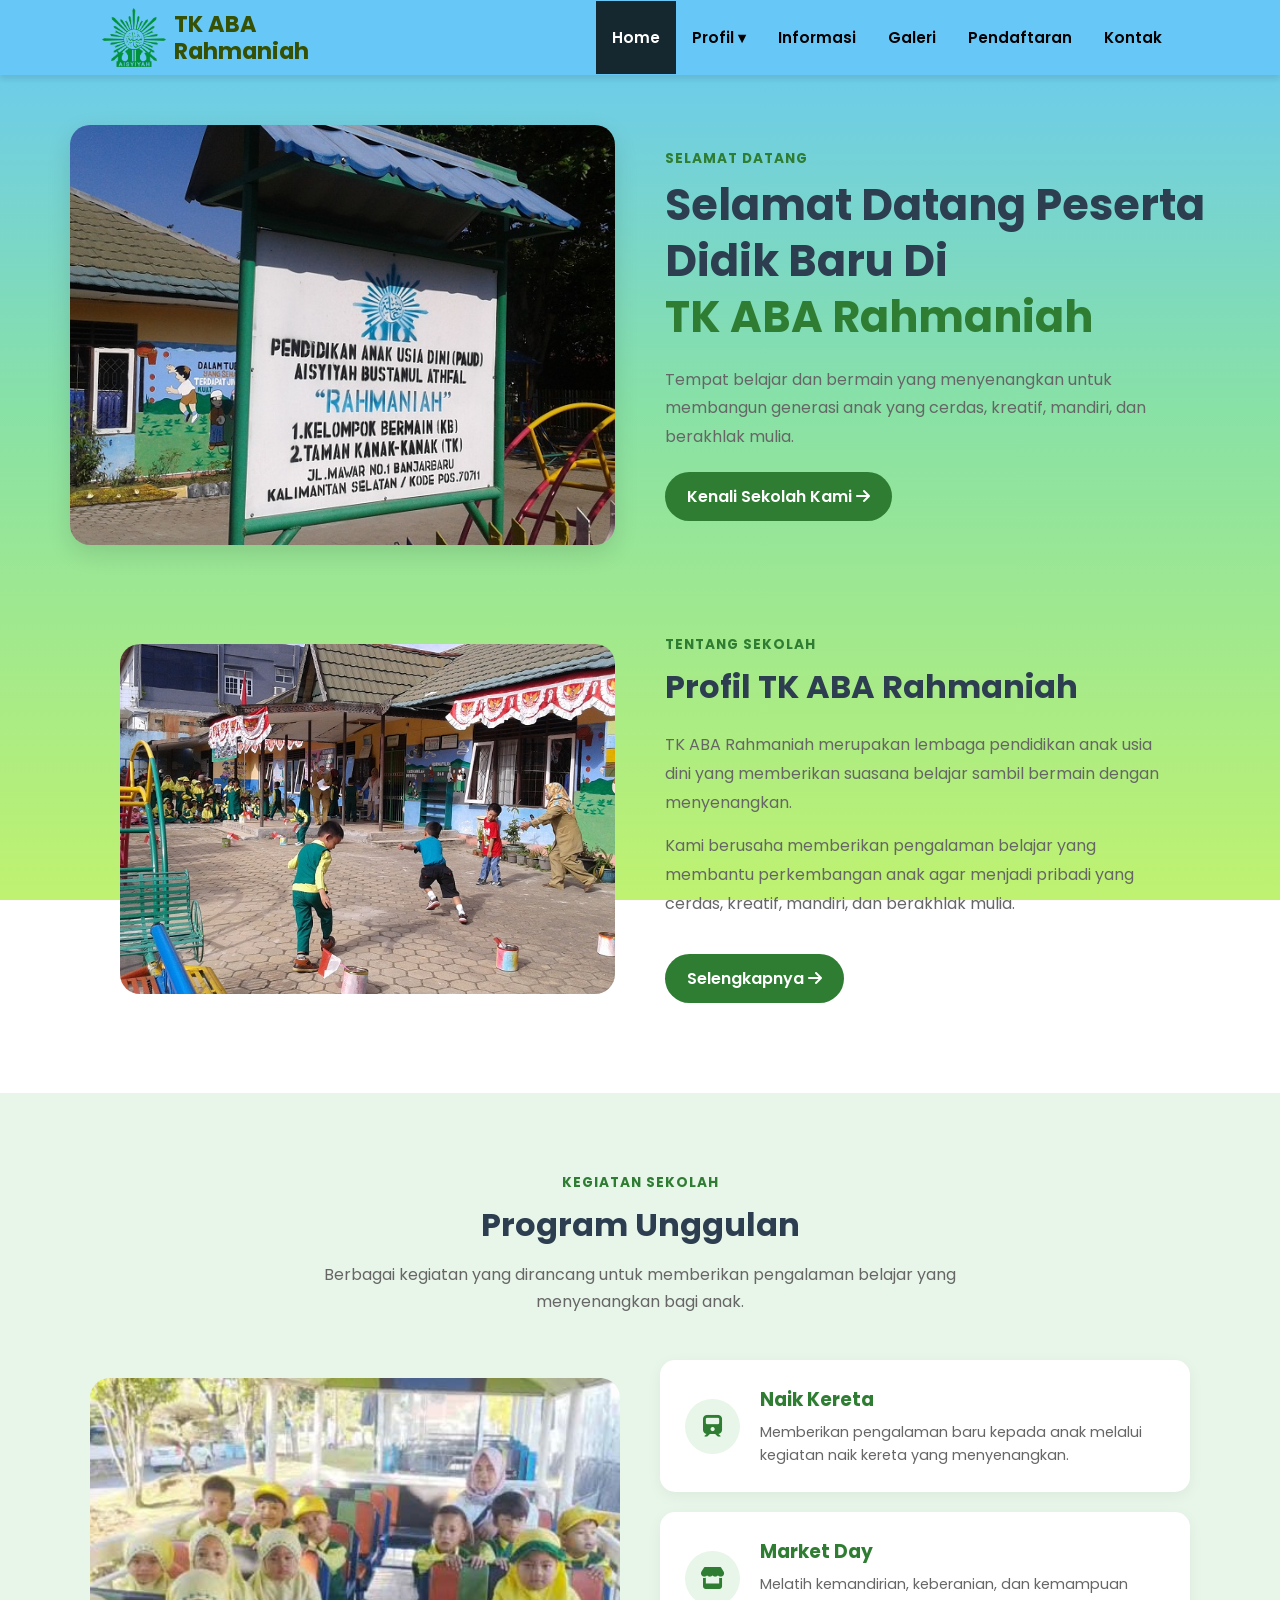
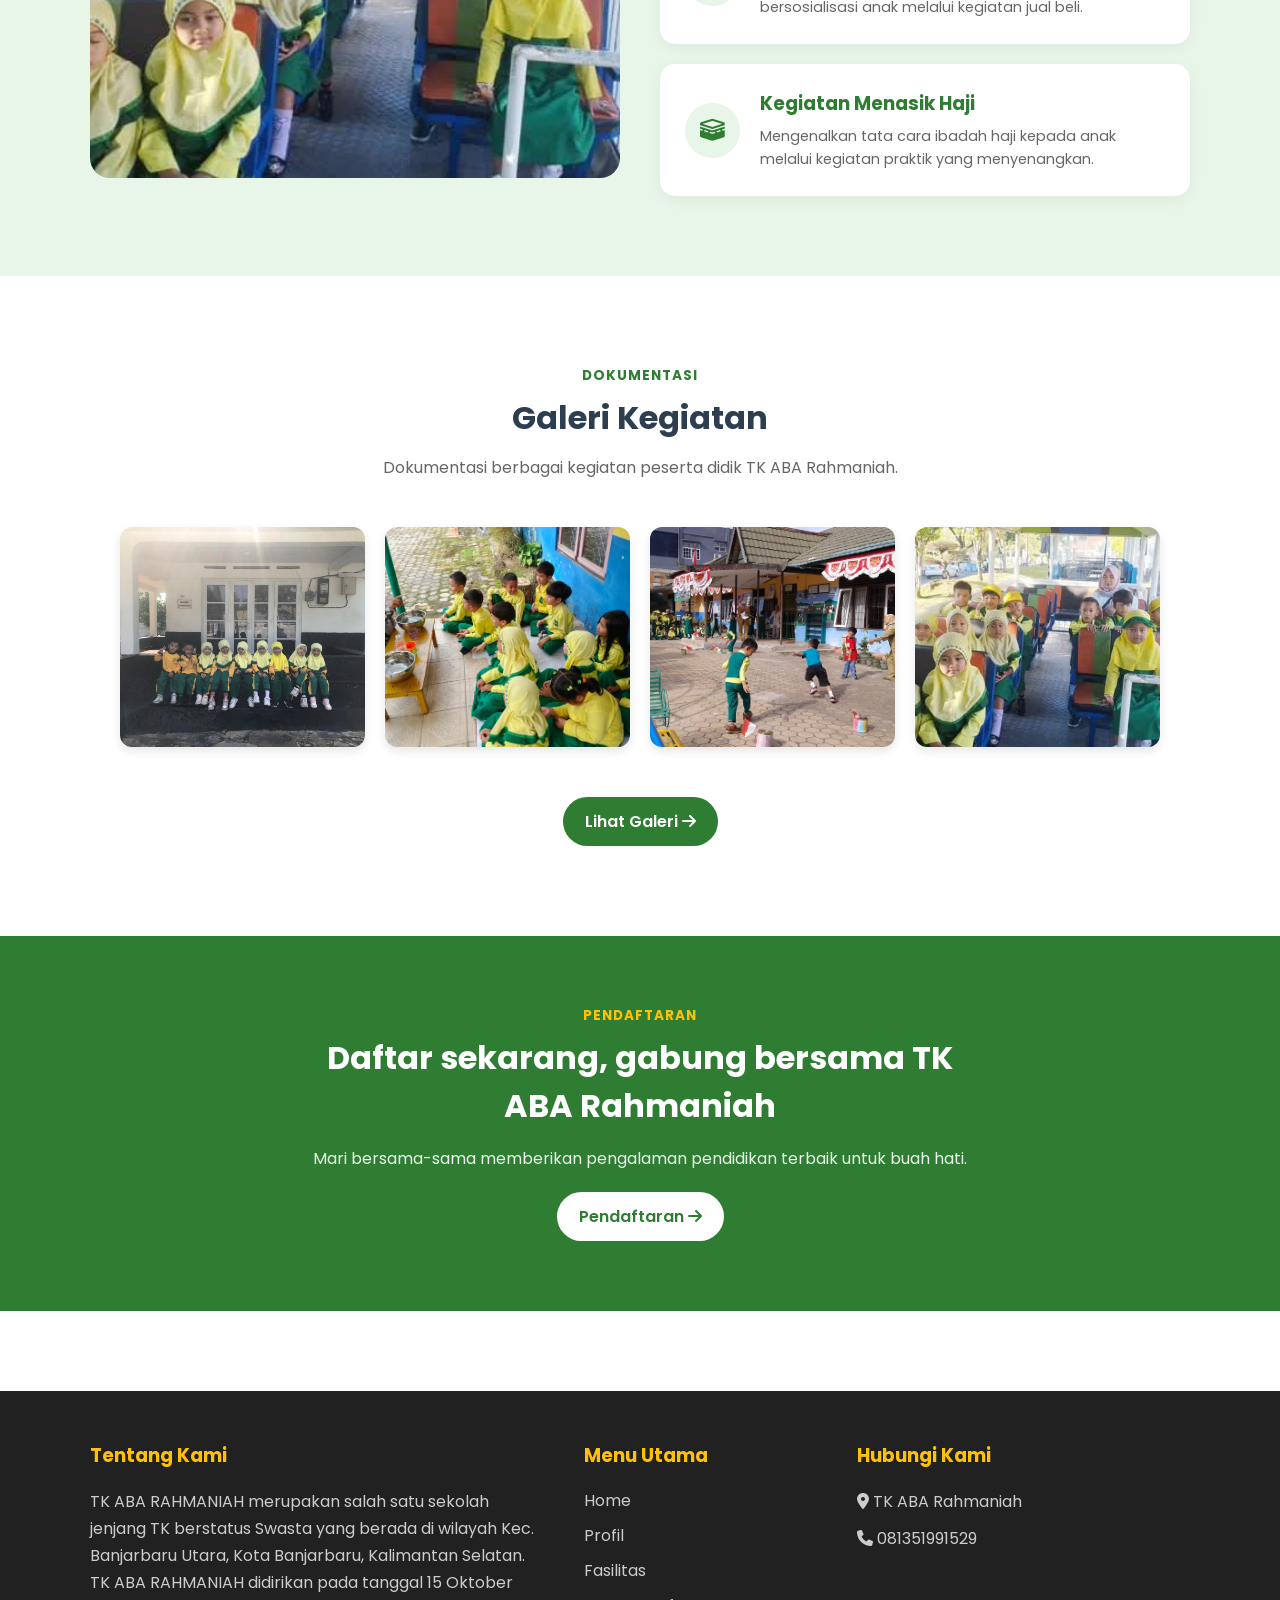
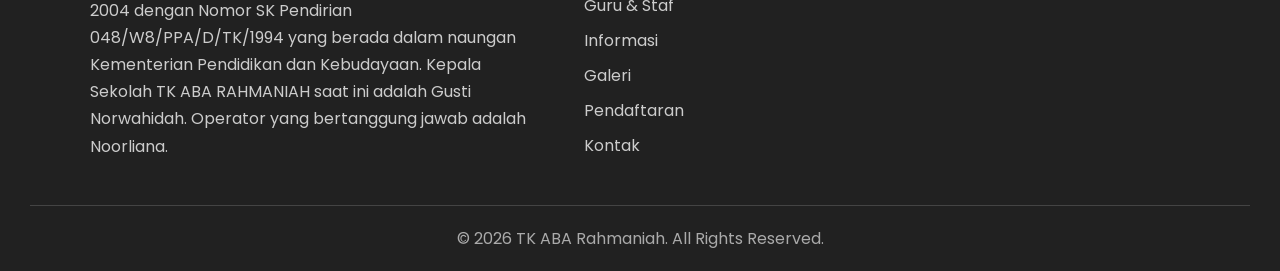
<file: index.html>
<!DOCTYPE html>
<html lang="id">
<head>
  <meta charset="UTF-8">
  <meta name="viewport" content="width=device-width, initial-scale=1.0">
  <title>TK ABA Rahmaniah</title>
  <link rel="preconnect" href="https://fonts.googleapis.com">
  <link rel="preconnect" href="https://fonts.gstatic.com" crossorigin>
  <link href="https://fonts.googleapis.com/css2?family=Poppins:wght@400;500;600;700&display=swap" rel="stylesheet">
  <link rel="stylesheet" href="https://cdnjs.cloudflare.com/ajax/libs/font-awesome/6.5.2/css/all.min.css">
  <link rel="stylesheet" href="style.css">
</head>
<body>

  <nav class="menu_bar">
    <a href="index.html" class="logo-container">
      <img src="aba.png" alt="Logo TK ABA Rahmaniah">
      <span style="line-height: 1.2; display: inline-block;">TK ABA<br>Rahmaniah</span>
    </a>

    <ul>
      <li><a href="index.html" class="active">Home</a></li>

      <li class="profil-dropdown">
        <details>
          <summary>Profil ▾</summary>
          <div class="dropdown_menu">
            <a href="profil.html">Profil Sekolah</a>
            <a href="fasilitas.html">Fasilitas</a>
            <a href="guru.html">Guru & Staf</a>
          </div>
        </details>
      </li>

      <li><a href="informasi.html">Informasi</a></li>
      <li><a href="galeri.html">Galeri</a></li>
      <li><a href="pendaftaran.html">Pendaftaran</a></li>
      <li><a href="kontak.html">Kontak</a></li>
    </ul>
  </nav>

  <section class="hero">
    <div class="hero-image">
      <img src="foto22.jpg" alt="TK ABA Rahmaniah">
    </div>

    <div class="hero-content">
      <p class="section-label">SELAMAT DATANG</p>

      <h1>
        Selamat Datang Peserta Didik Baru Di
        <span>TK ABA Rahmaniah</span>
      </h1>

      <p>
        Tempat belajar dan bermain yang menyenangkan untuk membangun
        generasi anak yang cerdas, kreatif, mandiri, dan berakhlak mulia.
      </p>

      <a href="profil.html" class="button">
        Kenali Sekolah Kami
        <i class="fa-solid fa-arrow-right"></i>
      </a>
    </div>
  </section>

  <section class="about">
    <div class="about-image">
      <img src="foto3.jpg" alt="Profil TK ABA Rahmaniah">
    </div>

    <div class="about-content">
      <p class="section-label">TENTANG SEKOLAH</p>
      <h2>Profil TK ABA Rahmaniah</h2>

      <p>
        TK ABA Rahmaniah merupakan lembaga pendidikan anak usia dini
        yang memberikan suasana belajar sambil bermain dengan menyenangkan.
      </p>

      <p>
        Kami berusaha memberikan pengalaman belajar yang membantu
        perkembangan anak agar menjadi pribadi yang cerdas, kreatif,
        mandiri, dan berakhlak mulia.
      </p>

      <a href="profil.html" class="button">
        Selengkapnya
        <i class="fa-solid fa-arrow-right"></i>
      </a>
    </div>
  </section>

  <section class="program">
    <div class="section-heading">
      <p class="section-label">KEGIATAN SEKOLAH</p>
      <h2>Program Unggulan</h2>
      <p>
        Berbagai kegiatan yang dirancang untuk memberikan pengalaman
        belajar yang menyenangkan bagi anak.
      </p>
    </div>

    <div class="program-content">
      <div class="program-image">
        <img src="foto 44.jpg" alt="Program Unggulan">
      </div>

      <div class="program-list">
        <div class="program-card">
          <div class="program-icon"><i class="fa-solid fa-train"></i></div>
          <div>
            <h3>Naik Kereta</h3>
            <p>Memberikan pengalaman baru kepada anak melalui kegiatan naik kereta yang menyenangkan.</p>
          </div>
        </div>

        <div class="program-card">
          <div class="program-icon"><i class="fa-solid fa-store"></i></div>
          <div>
            <h3>Market Day</h3>
            <p>Melatih kemandirian, keberanian, dan kemampuan bersosialisasi anak melalui kegiatan jual beli.</p>
          </div>
        </div>

        <div class="program-card">
          <div class="program-icon"><i class="fa-solid fa-kaaba"></i></div>
          <div>
            <h3>Kegiatan Menasik Haji</h3>
            <p>Mengenalkan tata cara ibadah haji kepada anak melalui kegiatan praktik yang menyenangkan.</p>
          </div>
        </div>
      </div>
    </div>
  </section>

  <section class="gallery">
    <div class="section-heading">
      <p class="section-label">DOKUMENTASI</p>
      <h2>Galeri Kegiatan</h2>
      <p>Dokumentasi berbagai kegiatan peserta didik TK ABA Rahmaniah.</p>
    </div>

    <div class="gallery-grid">
      <div class="gallery-item">
        <img src="foto1.jpg" alt="Kegiatan TK ABA Rahmaniah">
      </div>
      <div class="gallery-item">
        <img src="foto2.jpg" alt="Kegiatan TK ABA Rahmaniah">
      </div>
      <div class="gallery-item">
        <img src="foto3.jpg" alt="Kegiatan TK ABA Rahmaniah">
      </div>
      <div class="gallery-item">
        <img src="foto 44.jpg" alt="Kegiatan TK ABA Rahmaniah">
      </div>
    </div>

    <a href="galeri.html" class="button">
      Lihat Galeri
      <i class="fa-solid fa-arrow-right"></i>
    </a>
  </section>

  <section class="registration">
    <div class="registration-content">
      <p class="section-label">PENDAFTARAN</p>
      <h2>Daftar sekarang, gabung bersama TK ABA Rahmaniah</h2>
      <p>Mari bersama-sama memberikan pengalaman pendidikan terbaik untuk buah hati.</p>
      <a href="pendaftaran.html" class="button button-white">
        Pendaftaran
        <i class="fa-solid fa-arrow-right"></i>
      </a>
    </div>
  </section>

  <footer>
    <div class="footer-container">
      <div class="footer-column">
        <h3>Tentang Kami</h3>
        <p>
          TK ABA RAHMANIAH merupakan salah satu sekolah jenjang TK berstatus Swasta yang berada di wilayah
          Kec. Banjarbaru Utara, Kota Banjarbaru, Kalimantan Selatan. TK ABA RAHMANIAH didirikan pada tanggal
          15 Oktober 2004 dengan Nomor SK Pendirian 048/W8/PPA/D/TK/1994 yang berada dalam naungan Kementerian
          Pendidikan dan Kebudayaan. Kepala Sekolah TK ABA RAHMANIAH saat ini adalah Gusti Norwahidah.
          Operator yang bertanggung jawab adalah Noorliana.
        </p>
      </div>

      <div class="footer-column">
        <h3>Menu Utama</h3>
        <a href="index.html">Home</a>
        <a href="profil.html">Profil</a>
        <a href="fasilitas.html">Fasilitas</a>
        <a href="guru.html">Guru & Staf</a>
        <a href="informasi.html">Informasi</a>
        <a href="galeri.html">Galeri</a>
        <a href="pendaftaran.html">Pendaftaran</a>
        <a href="kontak.html">Kontak</a>
      </div>

      <div class="footer-column">
        <h3>Hubungi Kami</h3>
        <p><i class="fa-solid fa-location-dot"></i> TK ABA Rahmaniah</p>
        <p><i class="fa-solid fa-phone"></i> 081351991529</p>
      </div>
    </div>

    <div class="footer-bottom">
      <p>&copy; 2026 TK ABA Rahmaniah. All Rights Reserved.</p>
    </div>
  </footer>

</body>
</html>
</file>
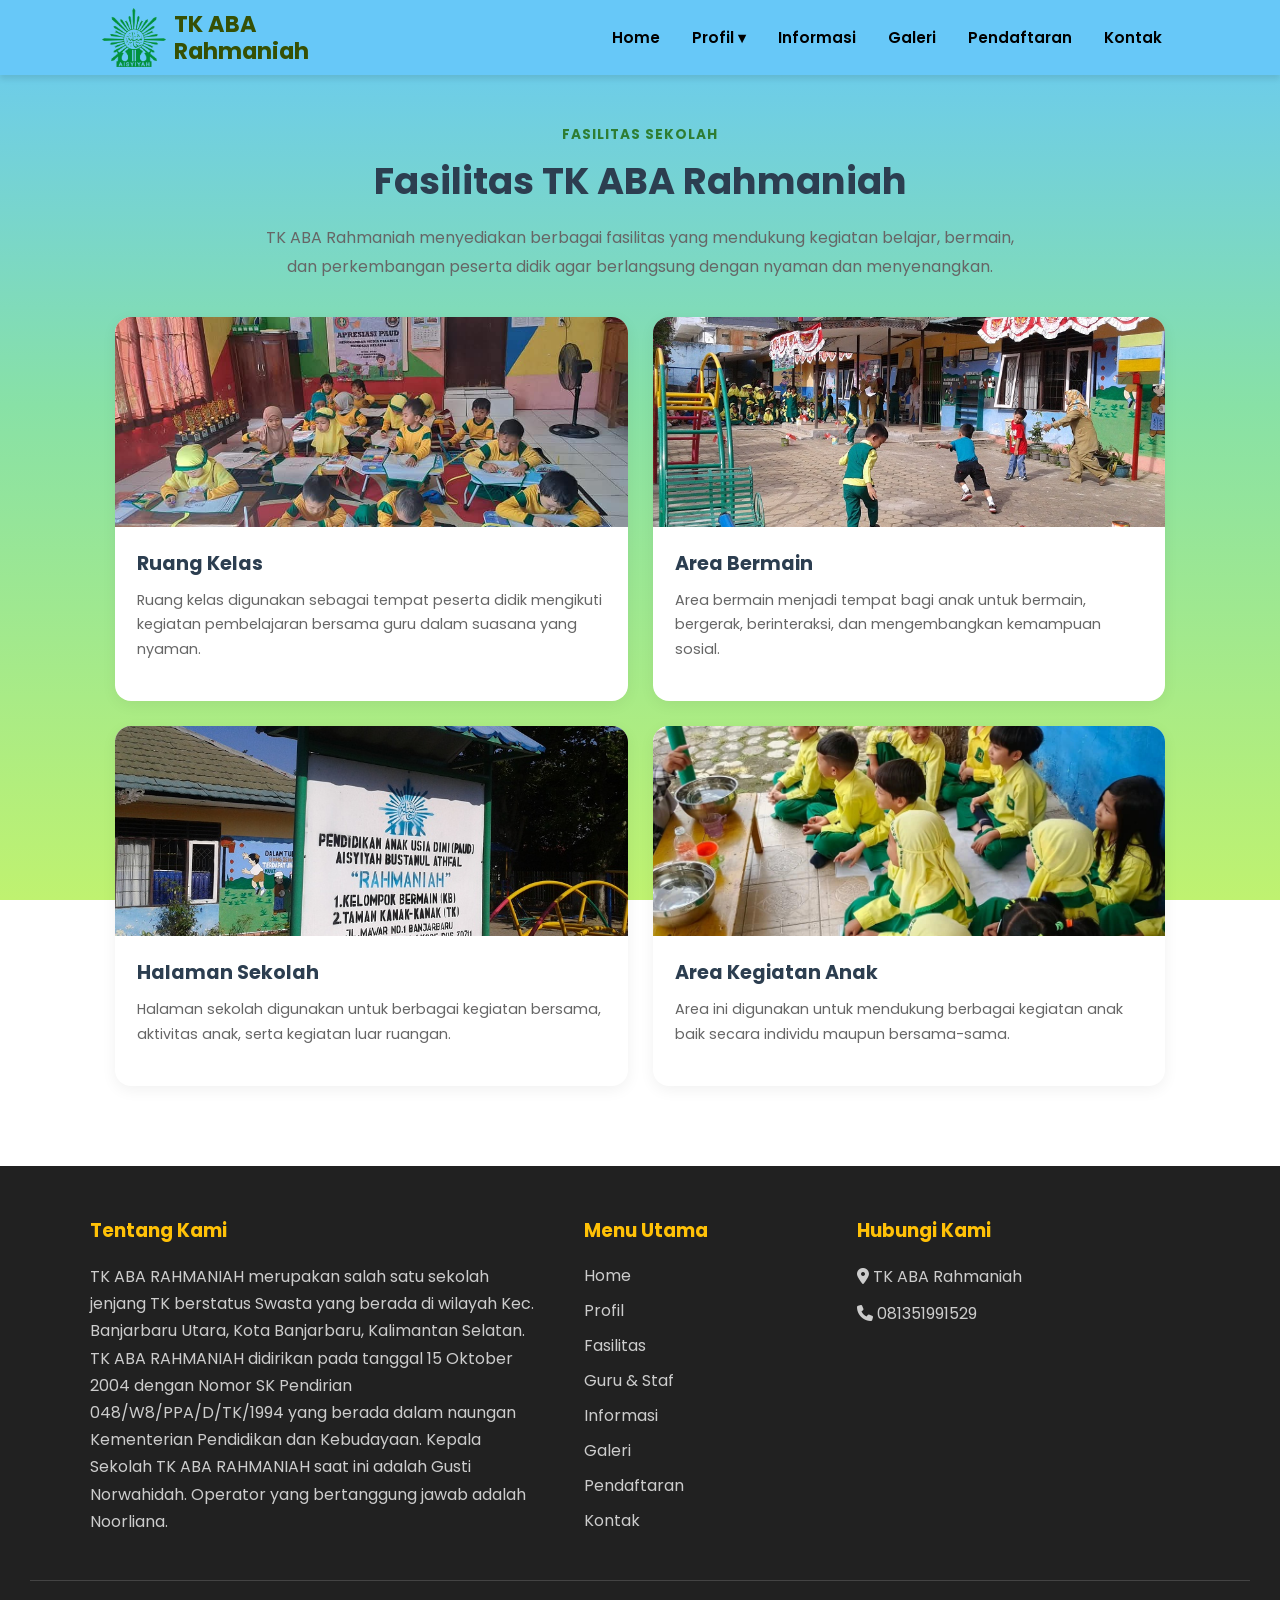
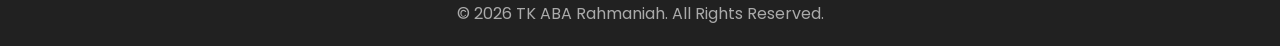
<file: fasilitas.html>
<!DOCTYPE html>
<html lang="id">
<head>
  <meta charset="UTF-8">
  <meta name="viewport" content="width=device-width, initial-scale=1.0">
  <title>Fasilitas - TK ABA Rahmaniah</title>

  <link rel="preconnect" href="https://fonts.googleapis.com">
  <link rel="preconnect" href="https://fonts.gstatic.com" crossorigin>
  <link href="https://fonts.googleapis.com/css2?family=Poppins:wght@400;500;600;700&display=swap" rel="stylesheet">
  <link rel="stylesheet" href="https://cdnjs.cloudflare.com/ajax/libs/font-awesome/6.5.2/css/all.min.css">
  <link rel="stylesheet" href="style.css">
</head>
<body>

  <nav class="menu_bar">
    <a href="index.html" class="logo-container">
      <img src="aba.png" alt="Logo TK ABA Rahmaniah">
     <span style="line-height: 1.2; display: inline-block;">TK ABA<br>Rahmaniah</span>
    </a>

    <ul>
      <li><a href="index.html">Home</a></li>

      <li class="profil-dropdown">
        <details>
          <summary>Profil ▾</summary>
          <div class="dropdown_menu">
            <a href="profil.html">Profil Sekolah</a>
            <a href="fasilitas.html">Fasilitas</a>
            <a href="guru.html">Guru & Staf</a>
          </div>
        </details>
      </li>

      <li><a href="informasi.html">Informasi</a></li>
      <li><a href="galeri.html">Galeri</a></li>
      <li><a href="pendaftaran.html">Pendaftaran</a></li>
      <li><a href="kontak.html">Kontak</a></li>
    </ul>
  </nav>

  <main class="facility-page">
    <div class="facility-header">
      <p class="section-label">FASILITAS SEKOLAH</p>
      <h1>Fasilitas TK ABA Rahmaniah</h1>
      <p>
        TK ABA Rahmaniah menyediakan berbagai fasilitas yang mendukung
        kegiatan belajar, bermain, dan perkembangan peserta didik agar
        berlangsung dengan nyaman dan menyenangkan.
      </p>
    </div>

    <div class="facility-grid">
      <div class="facility-card">
        <div class="facility-image">
          <img src="rk.jpeg" alt="Ruang Kelas">
        </div>
        <div class="facility-content">
          <h2>Ruang Kelas</h2>
          <p>
            Ruang kelas digunakan sebagai tempat peserta didik mengikuti
            kegiatan pembelajaran bersama guru dalam suasana yang nyaman.
          </p>
        </div>
      </div>

      <div class="facility-card">
        <div class="facility-image">
          <img src="foto3.jpg" alt="Area Bermain">
        </div>
        <div class="facility-content">
          <h2>Area Bermain</h2>
          <p>
            Area bermain menjadi tempat bagi anak untuk bermain, bergerak,
            berinteraksi, dan mengembangkan kemampuan sosial.
          </p>
        </div>
      </div>

      <div class="facility-card">
        <div class="facility-image">
          <img src="foto22.jpg" alt="Halaman Sekolah">
        </div>
        <div class="facility-content">
          <h2>Halaman Sekolah</h2>
          <p>
            Halaman sekolah digunakan untuk berbagai kegiatan bersama,
            aktivitas anak, serta kegiatan luar ruangan.
          </p>
        </div>
      </div>

      <div class="facility-card">
        <div class="facility-image">
          <img src="foto2.jpg" alt="Area Kegiatan Anak">
        </div>
        <div class="facility-content">
          <h2>Area Kegiatan Anak</h2>
          <p>
            Area ini digunakan untuk mendukung berbagai kegiatan anak
            baik secara individu maupun bersama-sama.
          </p>
        </div>
      </div>
    </div>
  </main>

  <footer>
    <div class="footer-container">
      <div class="footer-column">
        <h3>Tentang Kami</h3>
        <p>
          TK ABA RAHMANIAH merupakan salah satu sekolah jenjang TK berstatus Swasta yang berada di wilayah
          Kec. Banjarbaru Utara, Kota Banjarbaru, Kalimantan Selatan. TK ABA RAHMANIAH didirikan pada tanggal
          15 Oktober 2004 dengan Nomor SK Pendirian 048/W8/PPA/D/TK/1994 yang berada dalam naungan Kementerian
          Pendidikan dan Kebudayaan. Kepala Sekolah TK ABA RAHMANIAH saat ini adalah Gusti Norwahidah.
          Operator yang bertanggung jawab adalah Noorliana.
        </p>
      </div>

      <div class="footer-column">
        <h3>Menu Utama</h3>
        <a href="index.html">Home</a>
        <a href="profil.html">Profil</a>
        <a href="fasilitas.html">Fasilitas</a>
        <a href="guru.html">Guru & Staf</a>
        <a href="informasi.html">Informasi</a>
        <a href="galeri.html">Galeri</a>
        <a href="pendaftaran.html">Pendaftaran</a>
        <a href="kontak.html">Kontak</a>
      </div>

      <div class="footer-column">
        <h3>Hubungi Kami</h3>
        <p><i class="fa-solid fa-location-dot"></i> TK ABA Rahmaniah</p>
        <p><i class="fa-solid fa-phone"></i> 081351991529</p>
      </div>
    </div>

    <div class="footer-bottom">
      <p>&copy; 2026 TK ABA Rahmaniah. All Rights Reserved.</p>
    </div>
  </footer>

</body>
</html>
</file>
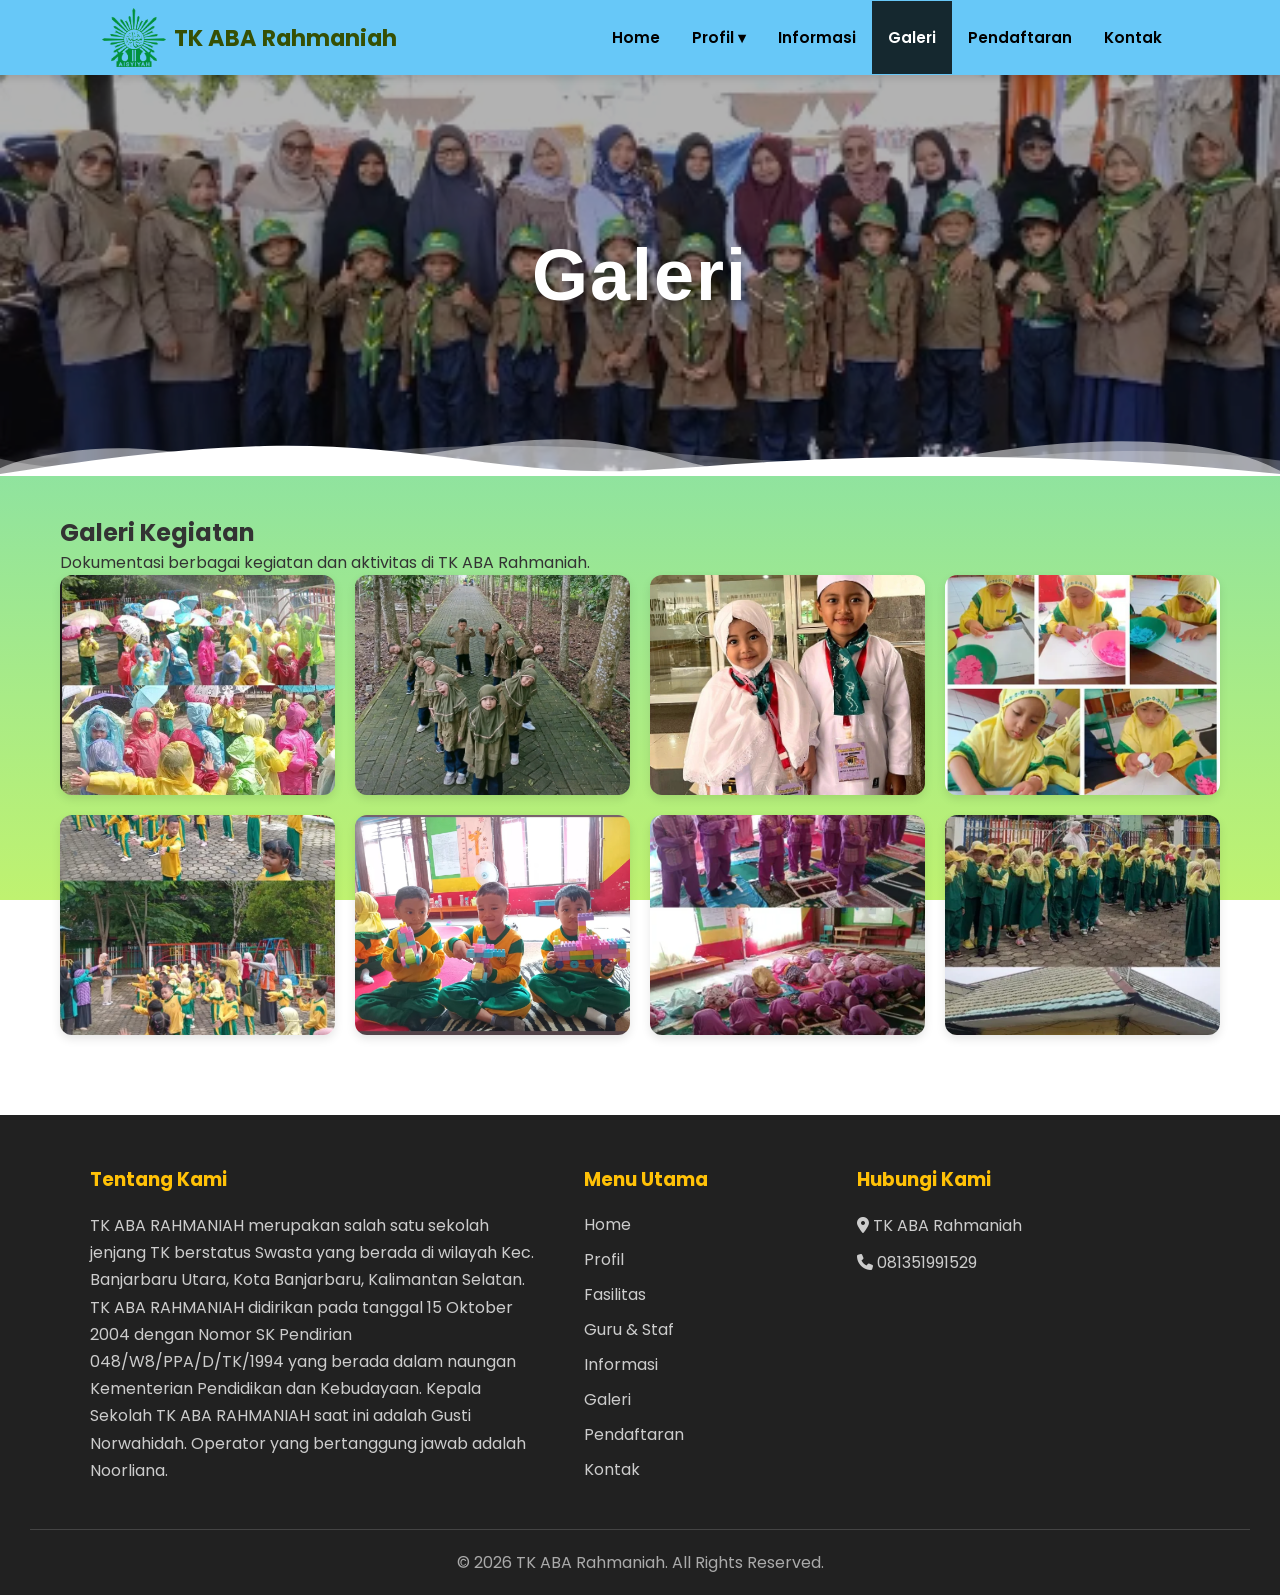
<file: galeri.html>
<!DOCTYPE html>
<html lang="id">
<head>
    <meta charset="UTF-8">
    <meta name="viewport" content="width=device-width, initial-scale=1.0">
    <title>TK ABA Rahmaniah</title>
    <link rel="preconnect" href="https://fonts.googleapis.com">
    <link rel="preconnect" href="https://fonts.gstatic.com" crossorigin>
    <link href="https://fonts.googleapis.com/css2?family=Poppins:wght@400;500;600;700&display=swap" rel="stylesheet">
    <link rel="stylesheet" href="https://cdnjs.cloudflare.com/ajax/libs/font-awesome/6.5.2/css/all.min.css">
    <link rel="stylesheet" href="style.css">
</head>
<body>
    <nav class="menu_bar">
        <a href="index.html" class="logo-container">
            <img src="aba.png" alt="Logo TK ABA Rahmaniah">
            <span>TK ABA Rahmaniah</span>
        </a>
        <ul>
            <li><a href="index.html">Home</a></li>
            <li class="profil-dropdown">
                <details>
                    <summary>Profil ▾</summary>
                    <div class="dropdown_menu">
                        <a href="profil.html">Profil Sekolah</a>
                        <a href="fasilitas.html">Fasilitas</a>
                        <a href="guru.html">Guru & Staf</a>
                    </div>
                </details>
            </li>
            <li><a href="informasi.html">Informasi</a></li>
            <li><a href="galeri.html"class="active">Galeri</a></li>
            <li><a href="pendaftaran.html">Pendaftaran</a></li>
            <li><a href="kontak.html">Kontak</a></li>
        </ul>
    </nav>

    <section class="gallery-hero">
        <div class="hero-overlay"></div>
        <h1>Galeri</h1>
        <div class="custom-shape-divider-bottom">
            <svg data-name="Layer 1" xmlns="http://www.w3.org/2000/svg" viewBox="0 0 1200 120" preserveAspectRatio="none">
                <path d="M0,0V46.29c47.79,22.2,103.59,32.17,158,28,70.36-5.37,136.33-33.31,206.8-37.5C438.64,32.43,512.34,53.67,583,72.05c69.27,18,138.3,24.88,209.4,13.08,36.15-6,69.85-17.84,104.45-29.34C989.49,25,1113-14.29,1200,52.47V0Z" opacity=".25" class="shape-fill"></path>
                <path d="M0,0V15.81C13,36.92,27.64,56.86,47.69,72.05,99.41,111.27,165,111,224.58,91.58c31.15-10.15,60.09-26.07,89.67-39.8,40.92-19,84.73-46,130.83-49.67,36.26-2.85,70.9,9.42,98.6,31.56,31.77,25.39,62.32,62,103.63,73,40.44,10.79,81.35-6.69,119.13-24.28s75.16-39,116.92-43.05c59.73-5.85,113.28,22.88,168.9,38.84,30.2,8.66,59,6.17,87.09-7.5,22.43-10.89,48-26.93,60.65-49.24V0Z" opacity=".5" class="shape-fill"></path>
                <path d="M0,0V5.63C149.93,59,314.09,71.32,475.83,42.57c43-7.64,84.23-20.12,127.61-26.46,59-8.63,112.48,12.24,165.56,35.4C827.93,77.22,886,95.24,951.2,90c86.53-7,172.46-45.71,248.8-84.81V0Z" class="shape-fill"></path>
            </svg>
        </div>
    </section>

    <section class="gallery-container">
        <h2 class="gallery-title">Galeri Kegiatan</h2>
        <p class="gallery-description">
            Dokumentasi berbagai kegiatan dan aktivitas
            di TK ABA Rahmaniah.
        </p>

        <div class="gallery-grid">
            <div class="gallery-item">
                <img src="h.png" alt="Kegiatan 1">
            </div>
            <div class="gallery-item">
                <img src="a.png" alt="Kegiatan 2">
            </div>
            <div class="gallery-item">
                <img src="b.png" alt="Kegiatan 3">
            </div>
            <div class="gallery-item">
                <img src="c.png" alt="Kegiatan 4">
            </div>
            <div class="gallery-item">
                <img src="d.png" alt="Kegiatan 5">
            </div>
            <div class="gallery-item">
                <img src="i.png" alt="Kegiatan 6">
            </div>
            <div class="gallery-item">
                <img src="f.png" alt="Kegiatan 7">
            </div>
            <div class="gallery-item">
                <img src="g.png" alt="Kegiatan 8">
            </div>
        </div>
    </section>

    <footer>
        <div class="footer-container">
            <div class="footer-column">
                <h3>Tentang Kami</h3>
                <p>
                    TK ABA RAHMANIAH merupakan salah satu sekolah jenjang TK berstatus Swasta yang berada di wilayah
                    Kec. Banjarbaru Utara, Kota Banjarbaru, Kalimantan Selatan. TK ABA RAHMANIAH didirikan pada tanggal
                    15 Oktober 2004 dengan Nomor SK Pendirian 048/W8/PPA/D/TK/1994 yang berada dalam naungan Kementerian
                    Pendidikan dan Kebudayaan. Kepala Sekolah TK ABA RAHMANIAH saat ini adalah Gusti Norwahidah.
                     Operator yang bertanggung jawab adalah Noorliana.
                </p>
            </div>
            <div class="footer-column">
                <h3>Menu Utama</h3>
                <a href="index.html">Home</a>
                <a href="profil.html">Profil</a>
                <a href="fasilitas.html">Fasilitas</a>
                <a href="guru.html">Guru & Staf</a>
                <a href="informasi.html">Informasi</a>
                <a href="galeri.html">Galeri</a>
                <a href="pendaftaran.html">Pendaftaran</a>
                <a href="kontak.html">Kontak</a>
            </div>
            <div class="footer-column">
                <h3>Hubungi Kami</h3>
                <p><i class="fa-solid fa-location-dot"></i> TK ABA Rahmaniah</p>
                <p><i class="fa-solid fa-phone"></i> 081351991529</p>
            </div>
        </div>
        <div class="footer-bottom">
            <p>&copy; 2026 TK ABA Rahmaniah. All Rights Reserved.</p>
        </div>
    </footer>
</body>
</html>
</file>
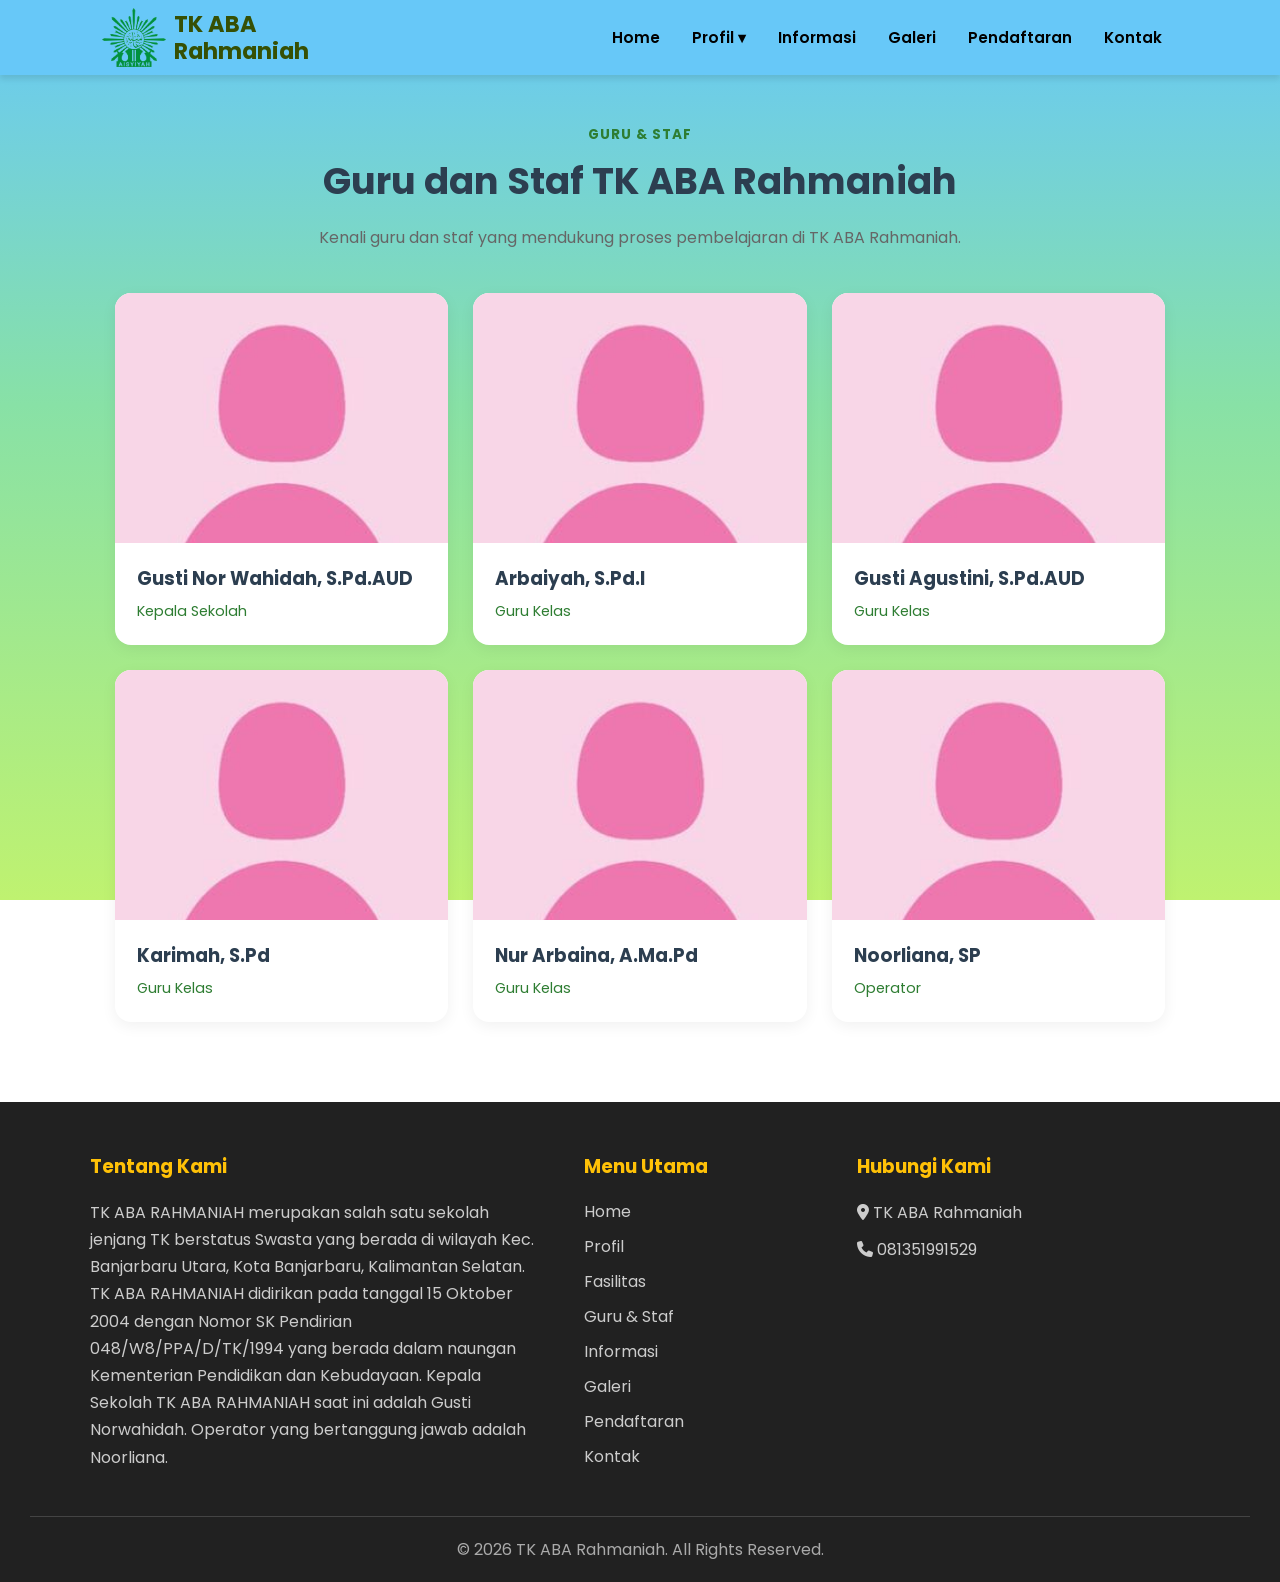
<file: guru.html>
<!DOCTYPE html>
<html lang="id">
<head>
  <meta charset="UTF-8">
  <meta name="viewport" content="width=device-width, initial-scale=1.0">
  <title>Guru & Staf - TK ABA Rahmaniah</title>

  <link rel="stylesheet" href="style.css">
  <link href="https://fonts.googleapis.com/css2?family=Poppins:wght@400;500;600;700&display=swap" rel="stylesheet">
  <link rel="stylesheet" href="https://cdnjs.cloudflare.com/ajax/libs/font-awesome/6.5.0/css/all.min.css">
</head>
<body>

  <nav class="menu_bar">
    <a href="index.html" class="logo-container">
      <img src="aba.png" alt="Logo TK ABA Rahmaniah">
      <span style="line-height: 1.2; display: inline-block;">TK ABA<br>Rahmaniah</span>
    </a>

    <ul>
      <li><a href="index.html">Home</a></li>

      <li class="profil-dropdown">
        <details>
          <summary>Profil ▾</summary>
          <div class="dropdown_menu">
            <a href="profil.html">Profil Sekolah</a>
            <a href="fasilitas.html">Fasilitas</a>
            <a href="guru.html">Guru & Staf</a>
          </div>
        </details>
      </li>

      <li><a href="informasi.html">Informasi</a></li>
      <li><a href="galeri.html">Galeri</a></li>
      <li><a href="pendaftaran.html">Pendaftaran</a></li>
      <li><a href="kontak.html">Kontak</a></li>
    </ul>
  </nav>

  <section class="teacher-page">
    <div class="teacher-header">
      <p class="section-label">GURU & STAF</p>
      <h1>Guru dan Staf TK ABA Rahmaniah</h1>
      <p>Kenali guru dan staf yang mendukung proses pembelajaran di TK ABA Rahmaniah.</p>
    </div>

    <div class="teacher-grid">
      <div class="teacher-card">
        <div class="teacher-image">
          <img src="guru.jpg" alt="Guru TK ABA Rahmaniah">
        </div>
        <div class="teacher-content">
          <h2>Gusti Nor Wahidah, S.Pd.AUD</h2>
          <p>Kepala Sekolah</p>
        </div>
      </div>

      <div class="teacher-card">
        <div class="teacher-image">
          <img src="guru.jpg" alt="Guru TK ABA Rahmaniah">
        </div>
        <div class="teacher-content">
          <h2>Arbaiyah, S.Pd.I</h2>
          <p>Guru Kelas</p>
        </div>
      </div>

      <div class="teacher-card">
        <div class="teacher-image">
          <img src="guru.jpg" alt="Guru TK ABA Rahmaniah">
        </div>
        <div class="teacher-content">
          <h2>Gusti Agustini, S.Pd.AUD</h2>
          <p>Guru Kelas</p>
        </div>
      </div>

      <div class="teacher-card">
        <div class="teacher-image">
          <img src="guru.jpg" alt="Guru TK ABA Rahmaniah">
        </div>
        <div class="teacher-content">
          <h2>Karimah, S.Pd</h2>
          <p>Guru Kelas</p>
        </div>
      </div>

      <div class="teacher-card">
        <div class="teacher-image">
          <img src="guru.jpg" alt="Guru TK ABA Rahmaniah">
        </div>
        <div class="teacher-content">
          <h2>Nur Arbaina, A.Ma.Pd</h2>
          <p>Guru Kelas</p>
        </div>
      </div>

      <div class="teacher-card">
        <div class="teacher-image">
          <img src="guru.jpg" alt="Staf TK ABA Rahmaniah">
        </div>
        <div class="teacher-content">
          <h2>Noorliana, SP</h2>
          <p>Operator</p>
        </div>
      </div>
    </div>
  </section>

  <footer>
    <div class="footer-container">
      <div class="footer-column">
        <h3>Tentang Kami</h3>
        <p>
          TK ABA RAHMANIAH merupakan salah satu sekolah jenjang TK berstatus Swasta yang berada di wilayah
          Kec. Banjarbaru Utara, Kota Banjarbaru, Kalimantan Selatan. TK ABA RAHMANIAH didirikan pada tanggal
          15 Oktober 2004 dengan Nomor SK Pendirian 048/W8/PPA/D/TK/1994 yang berada dalam naungan Kementerian
          Pendidikan dan Kebudayaan. Kepala Sekolah TK ABA RAHMANIAH saat ini adalah Gusti Norwahidah.
          Operator yang bertanggung jawab adalah Noorliana.
        </p>
      </div>

      <div class="footer-column">
        <h3>Menu Utama</h3>
        <a href="index.html">Home</a>
        <a href="profil.html">Profil</a>
        <a href="fasilitas.html">Fasilitas</a>
        <a href="guru.html">Guru & Staf</a>
        <a href="informasi.html">Informasi</a>
        <a href="galeri.html">Galeri</a>
        <a href="pendaftaran.html">Pendaftaran</a>
        <a href="kontak.html">Kontak</a>
      </div>

      <div class="footer-column">
        <h3>Hubungi Kami</h3>
        <p><i class="fa-solid fa-location-dot"></i> TK ABA Rahmaniah</p>
        <p><i class="fa-solid fa-phone"></i> 081351991529</p>
      </div>
    </div>

    <div class="footer-bottom">
      <p>© 2026 TK ABA Rahmaniah. All Rights Reserved.</p>
    </div>
  </footer>

</body>
</html>
</file>
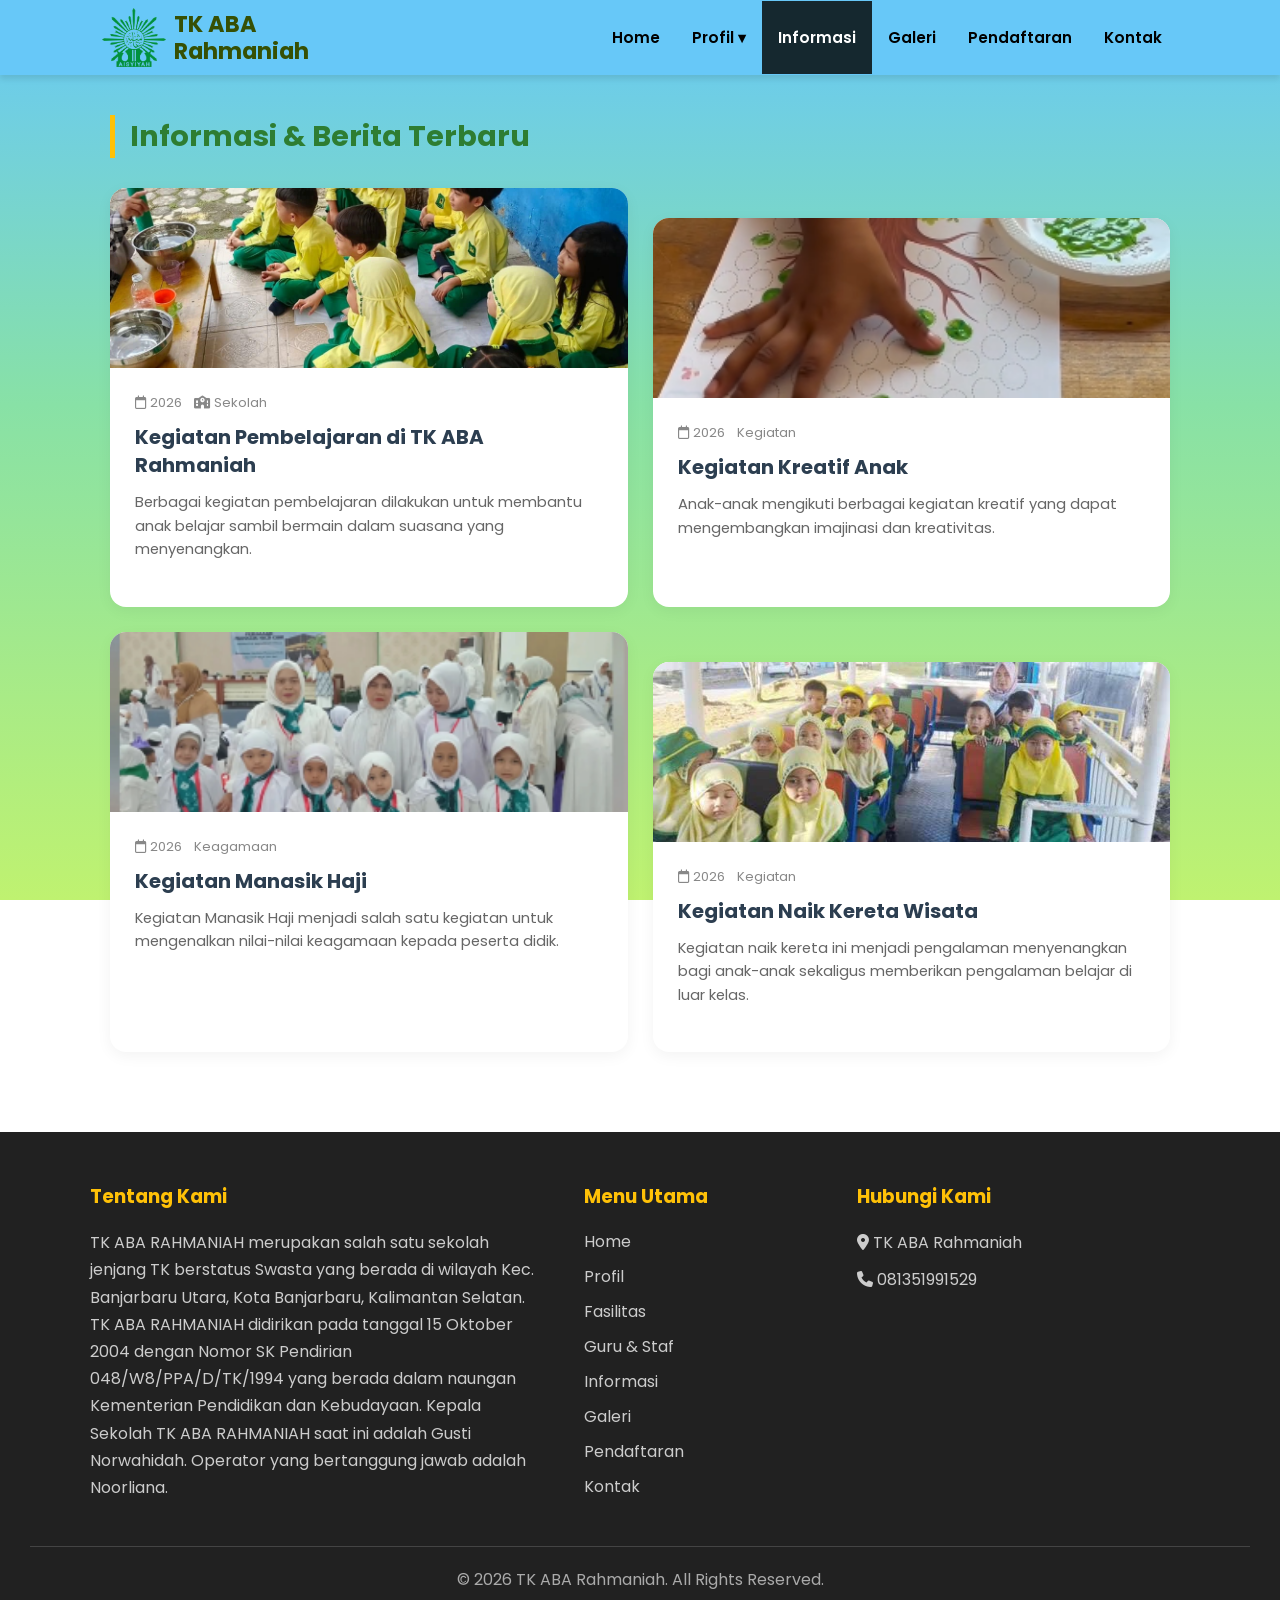
<file: informasi.html>
<!DOCTYPE html>
<html lang="id">
<head>
    <meta charset="UTF-8">
    <meta name="viewport" content="width=device-width, initial-scale=1.0">
    <title>TK ABA Rahmaniah</title>
    <link rel="preconnect" href="https://fonts.googleapis.com">
    <link rel="preconnect" href="https://fonts.gstatic.com" crossorigin>
    <link href="https://fonts.googleapis.com/css2?family=Poppins:wght@400;500;600;700&display=swap" rel="stylesheet">
    <link rel="stylesheet" href="https://cdnjs.cloudflare.com/ajax/libs/font-awesome/6.5.2/css/all.min.css">
    <link rel="stylesheet" href="style.css">
</head>
<body>
    <nav class="menu_bar">
        <a href="index.html" class="logo-container">
            <img src="aba.png" alt="Logo TK ABA Rahmaniah">
           <span style="line-height: 1.2; display: inline-block;">TK ABA<br>Rahmaniah</span>
        </a>
        <ul>
            <li><a href="index.html">Home</a></li>
            <li class="profil-dropdown">
                <details>
                    <summary>Profil ▾</summary>
                    <div class="dropdown_menu">
                        <a href="profil.html">Profil Sekolah</a>
                        <a href="fasilitas.html">Fasilitas</a>
                        <a href="guru.html">Guru & Staf</a>
                    </div>
                </details>
            </li>
            <li><a href="informasi.html"class="active">Informasi</a></li>
            <li><a href="galeri.html">Galeri</a></li>
            <li><a href="pendaftaran.html">Pendaftaran</a></li>
            <li><a href="kontak.html">Kontak</a></li>
        </ul>
    </nav>

    <main class="main-container">
        <h1 class="page-title">Informasi & Berita Terbaru</h1>

        <div class="masonry-grid">
            <article class="article-card">
                <div class="article-thumb">
                    <img src="foto2.jpeg" alt="Kegiatan Pembelajaran">
                </div>
                <div class="article-body">
                    <div>
                        <div class="article-meta">
                            <span><i class="fa-regular fa-calendar"></i> 2026</span>
                            <span><i class="fa-solid fa-school"></i> Sekolah</span>
                        </div>
                        <h2 class="article-title">Kegiatan Pembelajaran di TK ABA Rahmaniah</h2>
                        <p class="article-desc">
                            Berbagai kegiatan pembelajaran
                            dilakukan untuk membantu anak
                            belajar sambil bermain dalam
                            suasana yang menyenangkan.
                        </p>
                    </div>
                </div>
            </article>
            <article class="article-card">
                <div class="article-thumb">
                    <img src="kr.png" alt="Kegiatan Kreatif">
                </div>
                <div class="article-body">
                    <div>
                        <div class="article-meta">
                            <span><i class="fa-regular fa-calendar"></i> 2026</span>
                            <span>Kegiatan</span>
                        </div>
                        <h2 class="article-title">Kegiatan Kreatif Anak</h2>
                        <p class="article-desc">
                            Anak-anak mengikuti berbagai
                            kegiatan kreatif yang dapat
                            mengembangkan imajinasi dan
                            kreativitas.
                        </p>
                    </div>
                </div>
            </article>
            <article class="article-card">
                <div class="article-thumb">
                    <img src="manasik.png" alt="Kegiatan Manasik">
                </div>
                <div class="article-body">
                    <div>
                        <div class="article-meta">
                            <span><i class="fa-regular fa-calendar"></i> 2026</span>
                            <span>Keagamaan</span>
                        </div>
                        <h2 class="article-title">Kegiatan Manasik Haji</h2>
                        <p class="article-desc">
                            Kegiatan Manasik Haji menjadi salah
                            satu kegiatan untuk mengenalkan
                            nilai-nilai keagamaan kepada
                            peserta didik.
                        </p>
                    </div>
                </div>
            </article>
            <article class="article-card">
                <div class="article-thumb">
                    <img src="foto 44.jpeg" alt="Kegiatan Naik Kereta Wisata ">
                </div>
                <div class="article-body">
                    <div>
                        <div class="article-meta">
                            <span><i class="fa-regular fa-calendar"></i> 2026</span>
                            <span>Kegiatan</span>
                        </div>
                        <h2 class="article-title">Kegiatan Naik Kereta Wisata</h2>
                        <p class="article-desc">
                            Kegiatan naik kereta ini menjadi
                            pengalaman menyenangkan bagi
                            anak-anak sekaligus memberikan
                            pengalaman belajar di luar kelas.
                        </p>
                    </div>
                </div>
            </article>
        </div>
    </main>

    <footer>
        <div class="footer-container">
            <div class="footer-column">
                <h3>Tentang Kami</h3>
                <p>
                    TK ABA RAHMANIAH merupakan salah satu sekolah jenjang TK berstatus Swasta yang berada di wilayah
                    Kec. Banjarbaru Utara, Kota Banjarbaru, Kalimantan Selatan. TK ABA RAHMANIAH didirikan pada tanggal
                    15 Oktober 2004 dengan Nomor SK Pendirian 048/W8/PPA/D/TK/1994 yang berada dalam naungan Kementerian
                    Pendidikan dan Kebudayaan. Kepala Sekolah TK ABA RAHMANIAH saat ini adalah Gusti Norwahidah.
                    Operator yang bertanggung jawab adalah Noorliana.
                </p>
            </div>
            <div class="footer-column">
                <h3>Menu Utama</h3>
                <a href="index.html">Home</a>
                <a href="profil.html">Profil</a>
                <a href="fasilitas.html">Fasilitas</a>
                <a href="guru.html">Guru & Staf</a>
                <a href="informasi.html">Informasi</a>
                <a href="galeri.html">Galeri</a>
                <a href="pendaftaran.html">Pendaftaran</a>
                <a href="kontak.html">Kontak</a>
            </div>
            <div class="footer-column">
                <h3>Hubungi Kami</h3>
                <p><i class="fa-solid fa-location-dot"></i> TK ABA Rahmaniah</p>
                <p><i class="fa-solid fa-phone"></i> 081351991529</p>
            </div>
        </div>
        <div class="footer-bottom">
            <p>&copy; 2026 TK ABA Rahmaniah. All Rights Reserved.</p>
        </div>
    </footer>
</body>
</html>
</file>
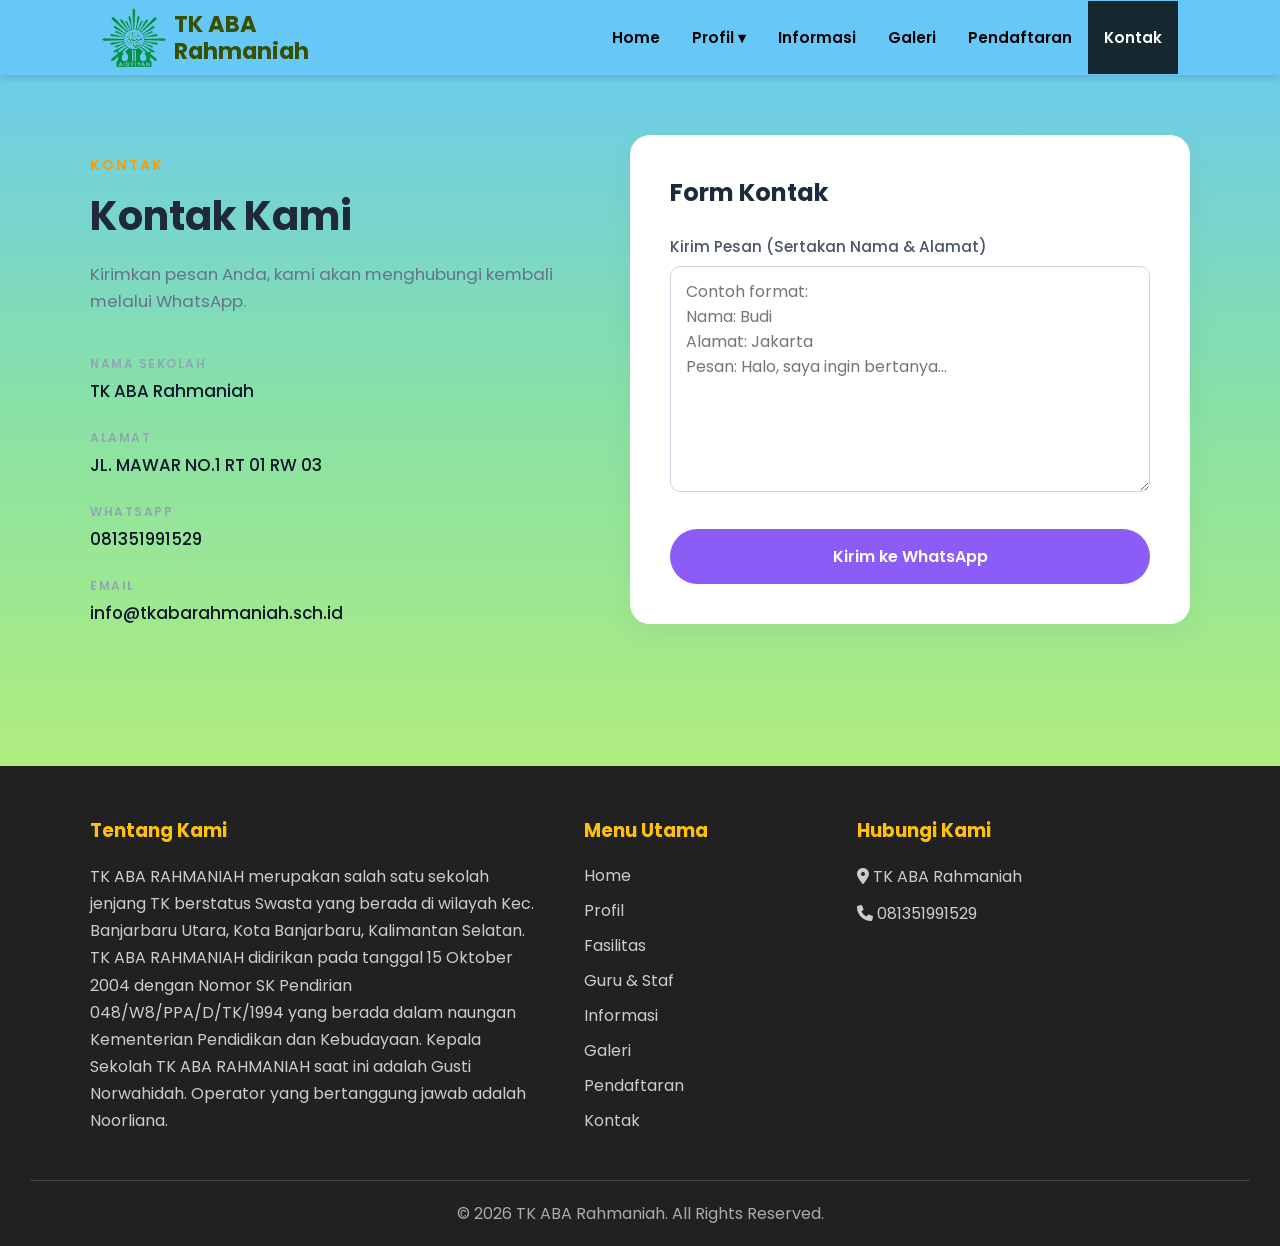
<file: kontak.html>
<!DOCTYPE html>
<html lang="id">
<head>
    <meta charset="UTF-8">
    <meta name="viewport" content="width=device-width, initial-scale=1.0">
    <title>Kontak - TK ABA Rahmaniah</title>
    <link rel="stylesheet" href="https://cdnjs.cloudflare.com/ajax/libs/font-awesome/6.4.0/css/all.min.css">
    <link rel="preconnect" href="https://fonts.googleapis.com">
    <link rel="preconnect" href="https://fonts.gstatic.com" crossorigin>
    <link href="https://fonts.googleapis.com/css2?family=Poppins:wght@400;500;600;700&display=swap" rel="stylesheet">
    <link rel="stylesheet" href="style.css">
</head>
<body class="contact-page">
    <nav class="menu_bar">
        <a href="index.html" class="logo-container">
            <img src="aba.png" alt="Logo TK ABA Rahmaniah">
            <span style="line-height: 1.2; display: inline-block;">TK ABA<br>Rahmaniah</span>
        </a>
        <ul>
            <li><a href="index.html">Home</a></li>
            <li class="profil-dropdown">
                <details>
                    <summary>Profil ▾</summary>
                    <div class="dropdown_menu">
                        <a href="profil.html">Profil Sekolah</a>
                        <a href="fasilitas.html">Fasilitas</a>
                        <a href="guru.html">Guru & Staf</a>
                    </div>
                </details>
            </li>
            <li><a href="informasi.html">Informasi</a></li>
            <li><a href="galeri.html">Galeri</a></li>
            <li><a href="pendaftaran.html">Pendaftaran</a></li>
            <li><a href="kontak.html" class="active">Kontak</a></li>
        </ul>
    </nav>

    <main class="contact-section">
        <div class="contact-container">
            <div class="contact-info">
                <span class="subtitle">KONTAK</span>
                <h2>Kontak Kami</h2>
                <p class="desc">Kirimkan pesan Anda, kami akan menghubungi kembali melalui WhatsApp.</p>

                <div class="info-list">
                    <div class="info-item">
                        <span class="label">NAMA SEKOLAH</span>
                        <p>TK ABA Rahmaniah</p>
                    </div>
                    <div class="info-item">
                        <span class="label">ALAMAT</span>
                        <p>JL. MAWAR NO.1 RT 01 RW 03</p>
                    </div>
                    <div class="info-item">
                        <span class="label">WHATSAPP</span>
                        <p>081351991529</p>
                    </div>
                    <div class="info-item">
                        <span class="label">EMAIL</span>
                        <p>info@tkabarahmaniah.sch.id</p>
                    </div>
                </div>
            </div>

            <div class="contact-form-card">
                <h3>Form Kontak</h3>
                <form action="https://wa.me/6281234567890" method="GET" target="_blank">
                    <div class="form-group">
                        <label for="text">Kirim Pesan (Sertakan Nama & Alamat)</label>
                        <textarea id="text" name="text" rows="8" placeholder="Contoh format:
Nama: Budi
Alamat: Jakarta
Pesan: Halo, saya ingin bertanya..." required></textarea>
                    </div>
                    <button type="submit" class="btn-whatsapp">Kirim ke WhatsApp</button>
                </form>
            </div>
        </div>
    </main>

    <footer>
        <div class="footer-container">
            <div class="footer-column">
                <h3>Tentang Kami</h3>
                <p>
                    TK ABA RAHMANIAH merupakan salah satu sekolah jenjang TK berstatus Swasta yang berada di wilayah
                    Kec. Banjarbaru Utara, Kota Banjarbaru, Kalimantan Selatan. TK ABA RAHMANIAH didirikan pada tanggal
                    15 Oktober 2004 dengan Nomor SK Pendirian 048/W8/PPA/D/TK/1994 yang berada dalam naungan Kementerian
                    Pendidikan dan Kebudayaan. Kepala Sekolah TK ABA RAHMANIAH saat ini adalah Gusti Norwahidah.
                    Operator yang bertanggung jawab adalah Noorliana.
                </p>
            </div>
            <div class="footer-column">
                <h3>Menu Utama</h3>
                <a href="index.html">Home</a>
                <a href="profil.html">Profil</a>
                <a href="fasilitas.html">Fasilitas</a>
                <a href="guru.html">Guru & Staf</a>
                <a href="informasi.html">Informasi</a>
                <a href="galeri.html">Galeri</a>
                <a href="pendaftaran.html">Pendaftaran</a>
                <a href="kontak.html">Kontak</a>
            </div>
          <div class="footer-column">
                <h3>Hubungi Kami</h3>
                <p><i class="fa-solid fa-location-dot"></i> TK ABA Rahmaniah</p>
                <p><i class="fa-solid fa-phone"></i> 081351991529</p>
            </div>
        </div>
        <div class="footer-bottom">
            <p>&copy; 2026 TK ABA Rahmaniah. All Rights Reserved.</p>
        </div>
    </footer>
</body>
</html>
</file>
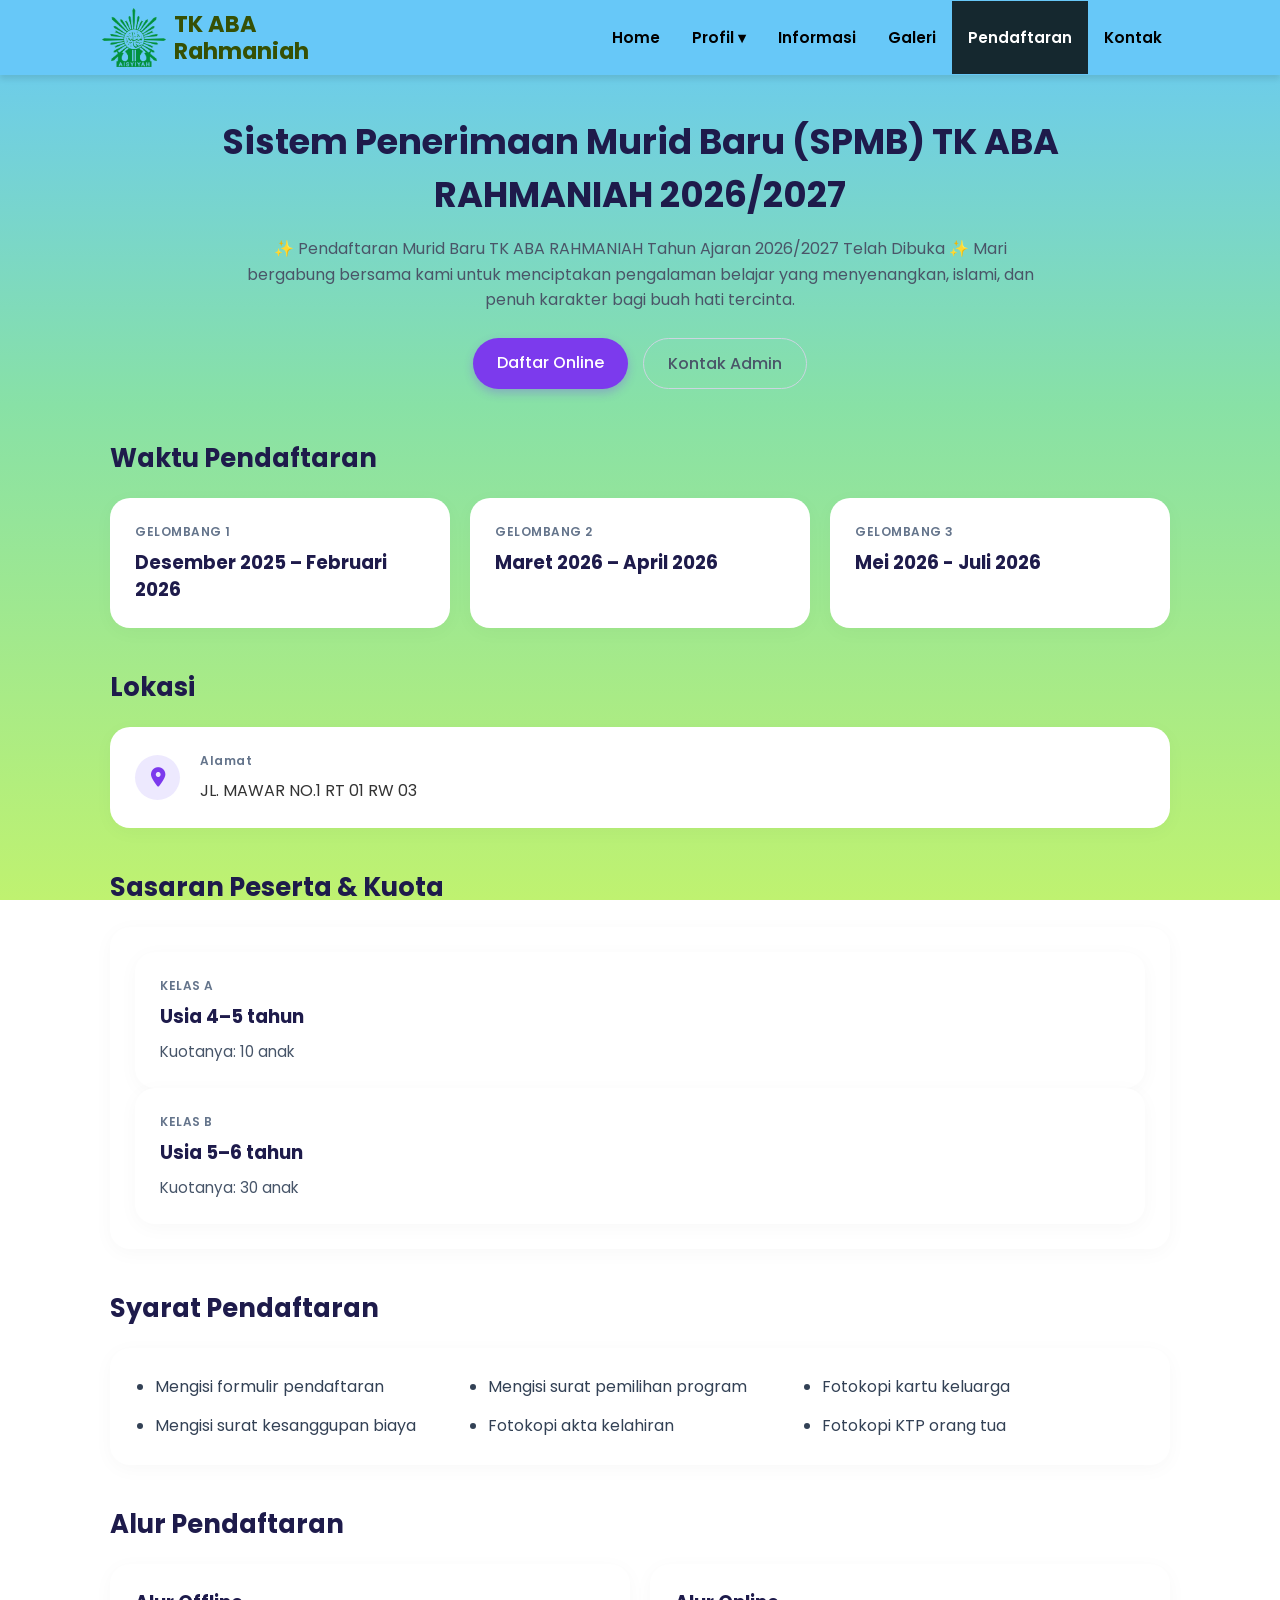
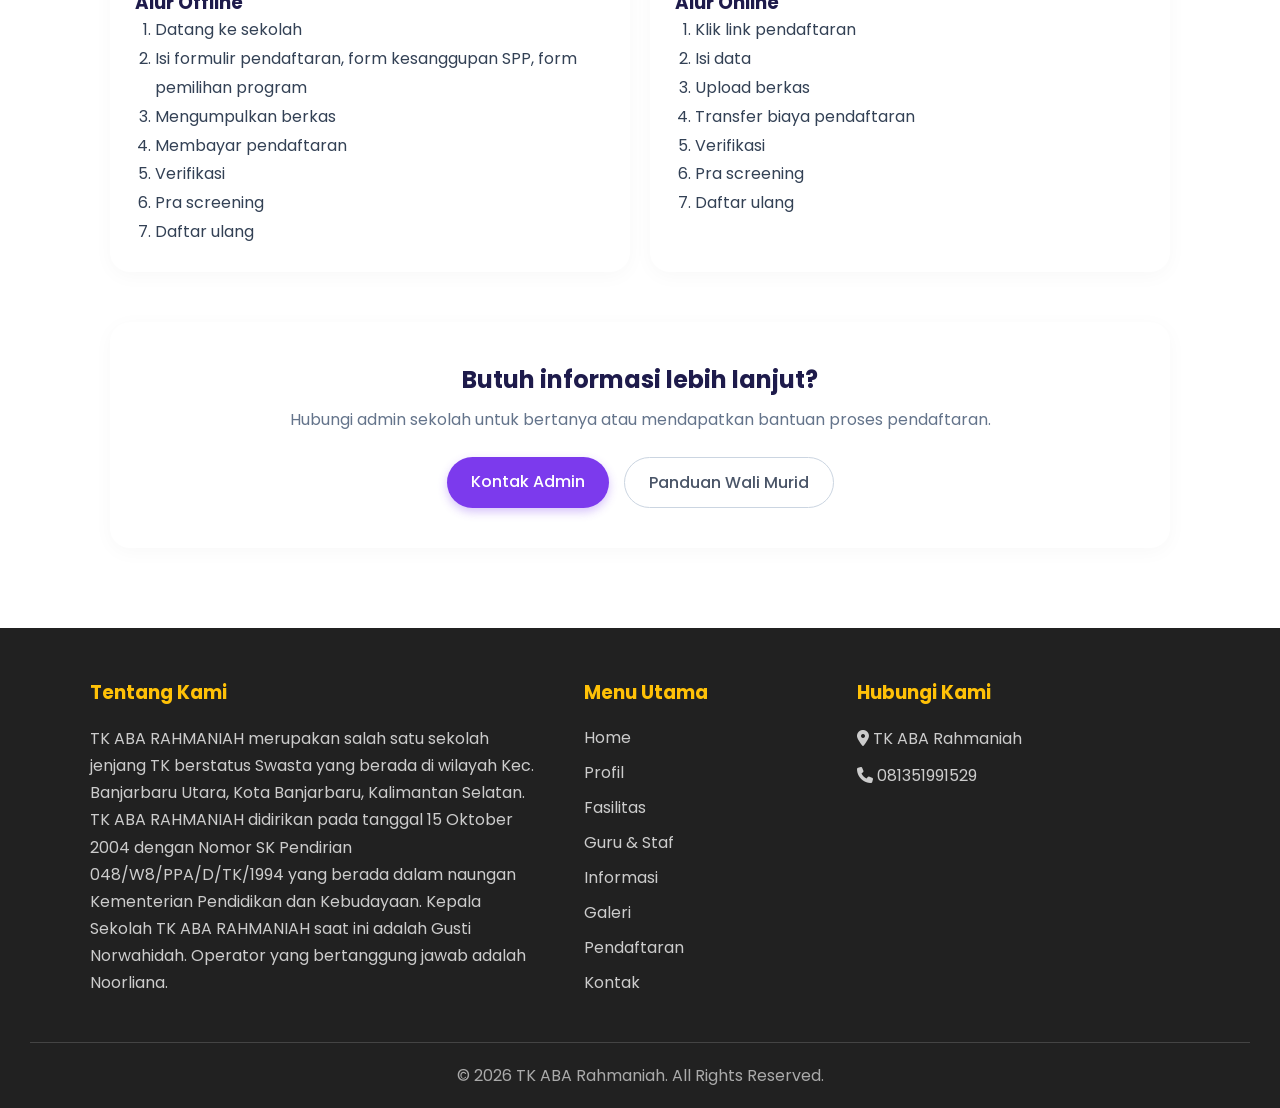
<file: pendaftaran.html>
<!DOCTYPE html>
<html lang="id">

<head>
    <meta charset="UTF-8">
    <meta name="viewport" content="width=device-width, initial-scale=1.0">
    <title>TK ABA Rahmaniah</title>
    <link rel="preconnect" href="https://fonts.googleapis.com">
    <link rel="preconnect" href="https://fonts.gstatic.com" crossorigin>
    <link href="https://fonts.googleapis.com/css2?family=Poppins:wght@400;500;600;700&display=swap" rel="stylesheet">
    <link rel="stylesheet" href="https://cdnjs.cloudflare.com/ajax/libs/font-awesome/6.5.2/css/all.min.css">
    <link rel="stylesheet" href="style.css">
</head>

<body>
    <nav class="menu_bar">
        <a href="index.html" class="logo-container">
            <img src="aba.png" alt="Logo TK ABA Rahmaniah">
            <span style="line-height: 1.2; display: inline-block;">TK ABA<br>Rahmaniah</span>
        </a>
        <ul>
            <li><a href="index.html">Home</a></li>
            <li class="profil-dropdown">
                <details>
                    <summary>Profil ▾</summary>
                    <div class="dropdown_menu">
                        <a href="profil.html">Profil Sekolah</a>
                        <a href="fasilitas.html">Fasilitas</a>
                        <a href="guru.html">Guru & Staf</a>
                    </div>
                </details>
            </li>
            <li><a href="informasi.html">Informasi</a></li>
            <li><a href="galeri.html">Galeri</a></li>
            <li><a href="pendaftaran.html"class="active">Pendaftaran</a></li>
            <li><a href="kontak.html">Kontak</a></li>
        </ul>
    </nav>

    <main class="spmb-section">
        <div class="spmb-hero">
            <h1>
                Sistem Penerimaan Murid Baru (SPMB)
                TK ABA RAHMANIAH 2026/2027
            </h1>
            <p>
                ✨ Pendaftaran Murid Baru TK ABA RAHMANIAH
                Tahun Ajaran 2026/2027 Telah Dibuka ✨
                Mari bergabung bersama kami untuk menciptakan
                pengalaman belajar yang menyenangkan, islami,
                dan penuh karakter bagi buah hati tercinta.
            </p>
            <div class="hero-buttons">
                <a href="https://docs.google.com/forms/d/e/1FAIpQLScERPBMmu2z9ONR8zQY1wvDYgg1slolEKb13pWsUq60bHqtOQ/viewform?usp=publish-editor/"
                    class="btn-primary" target="_blank">Daftar Online</a>
                <a href="kontak.html" class="btn-secondary">Kontak Admin</a>
            </div>
        </div>

        <section class="spmb-block">
            <h2>Waktu Pendaftaran</h2>
            <div class="grid-3">
                <div class="spmb-card">
                    <span class="card-tag">GELOMBANG 1</span>
                    <h3>Desember 2025 – Februari 2026</h3>
                </div>
                <div class="spmb-card">
                    <span class="card-tag">GELOMBANG 2</span>
                    <h3>Maret 2026 – April 2026</h3>
                </div>
                <div class="spmb-card">
                    <span class="card-tag">GELOMBANG 3</span>
                    <h3>Mei 2026 - Juli 2026</h3>
                </div>
            </div>
        </section>

        <section class="spmb-block">
            <h2>Lokasi</h2>
            <div class="spmb-card location-card">
                <div class="loc-icon">
                    <i class="fa-solid fa-location-dot"></i>
                </div>
                <div>
                    <span class="card-tag">Alamat</span>
                    <p>JL. MAWAR NO.1 RT 01 RW 03</p>
                </div>
            </div>
        </section>

        <section class="spmb-block">
            <h2>Sasaran Peserta & Kuota</h2>
            <div class="grid-3">
                <div class="spmb-card">
                    <div class="spmb-card">
                        <span class="card-tag">KELAS A</span>
                        <h3>Usia 4–5 tahun</h3>
                        <p class="quota">Kuotanya: 10 anak</p>
                    </div>
                    <div class="spmb-card">
                        <span class="card-tag">KELAS B</span>
                        <h3>Usia 5–6 tahun</h3>
                        <p class="quota">Kuotanya: 30 anak</p>
                    </div>
                </div>
        </section>

        <section class="spmb-block">
            <h2>Syarat Pendaftaran</h2>
            <div class="spmb-card wide-card">
                <ul class="check-list">
                    <li>Mengisi formulir pendaftaran</li>
                    <li>Mengisi surat pemilihan program</li>
                    <li>Fotokopi kartu keluarga</li>
                    <li>Mengisi surat kesanggupan biaya</li>
                    <li>Fotokopi akta kelahiran</li>
                    <li>Fotokopi KTP orang tua</li>
                </ul>
            </div>
        </section>

        <section class="spmb-block">
            <h2>Alur Pendaftaran</h2>
            <div class="grid-2">
                <div class="spmb-card">
                    <h3>Alur Offline</h3>
                    <ol class="steps-list">
                        <li>Datang ke sekolah</li>
                        <li>
                            Isi formulir pendaftaran,
                            form kesanggupan SPP,
                            form pemilihan program
                        </li>
                        <li>Mengumpulkan berkas</li>
                        <li>Membayar pendaftaran</li>
                        <li>Verifikasi</li>
                        <li>Pra screening</li>
                        <li>Daftar ulang</li>
                    </ol>
                </div>
                <div class="spmb-card">
                    <h3>Alur Online</h3>
                    <ol class="steps-list">
                        <li>Klik link pendaftaran</li>
                        <li>Isi data</li>
                        <li>Upload berkas</li>
                        <li>Transfer biaya pendaftaran</li>
                        <li>Verifikasi</li>
                        <li>Pra screening</li>
                        <li>Daftar ulang</li>
                    </ol>
                </div>
            </div>
        </section>

        <div class="spmb-cta-card">
            <h3>Butuh informasi lebih lanjut?</h3>
            <p>
                Hubungi admin sekolah untuk bertanya
                atau mendapatkan bantuan proses pendaftaran.
            </p>
            <div class="hero-buttons">
                <a href="kontak.html" class="btn-primary">Kontak Admin</a>
                <a href="#" class="btn-secondary">Panduan Wali Murid</a>
            </div>
        </div>
    </main>

    <footer>
        <div class="footer-container">
            <div class="footer-column">
                <h3>Tentang Kami</h3>
                <p>
                    TK ABA RAHMANIAH merupakan salah satu sekolah jenjang TK berstatus Swasta yang berada di wilayah
                    Kec. Banjarbaru Utara, Kota Banjarbaru, Kalimantan Selatan. TK ABA RAHMANIAH didirikan pada tanggal
                    15 Oktober 2004 dengan Nomor SK Pendirian 048/W8/PPA/D/TK/1994 yang berada dalam naungan Kementerian
                    Pendidikan dan Kebudayaan. Kepala Sekolah TK ABA RAHMANIAH saat ini adalah Gusti Norwahidah.
                    Operator yang bertanggung jawab adalah Noorliana.
                </p>
            </div>
            <div class="footer-column">
                <h3>Menu Utama</h3>
                <a href="index.html">Home</a>
                <a href="profil.html">Profil</a>
                <a href="fasilitas.html">Fasilitas</a>
                <a href="guru.html">Guru & Staf</a>
                <a href="informasi.html">Informasi</a>
                <a href="galeri.html">Galeri</a>
                <a href="pendaftaran.html">Pendaftaran</a>
                <a href="kontak.html">Kontak</a>
            </div>
            <div class="footer-column">
                <h3>Hubungi Kami</h3>
                <p><i class="fa-solid fa-location-dot"></i> TK ABA Rahmaniah</p>
                <p><i class="fa-solid fa-phone"></i> 081351991529</p>
            </div>
        </div>
        <div class="footer-bottom">
            <p>&copy; 2026 TK ABA Rahmaniah. All Rights Reserved.</p>
        </div>
        </div>
    </footer>
</body>

</html>
</file>
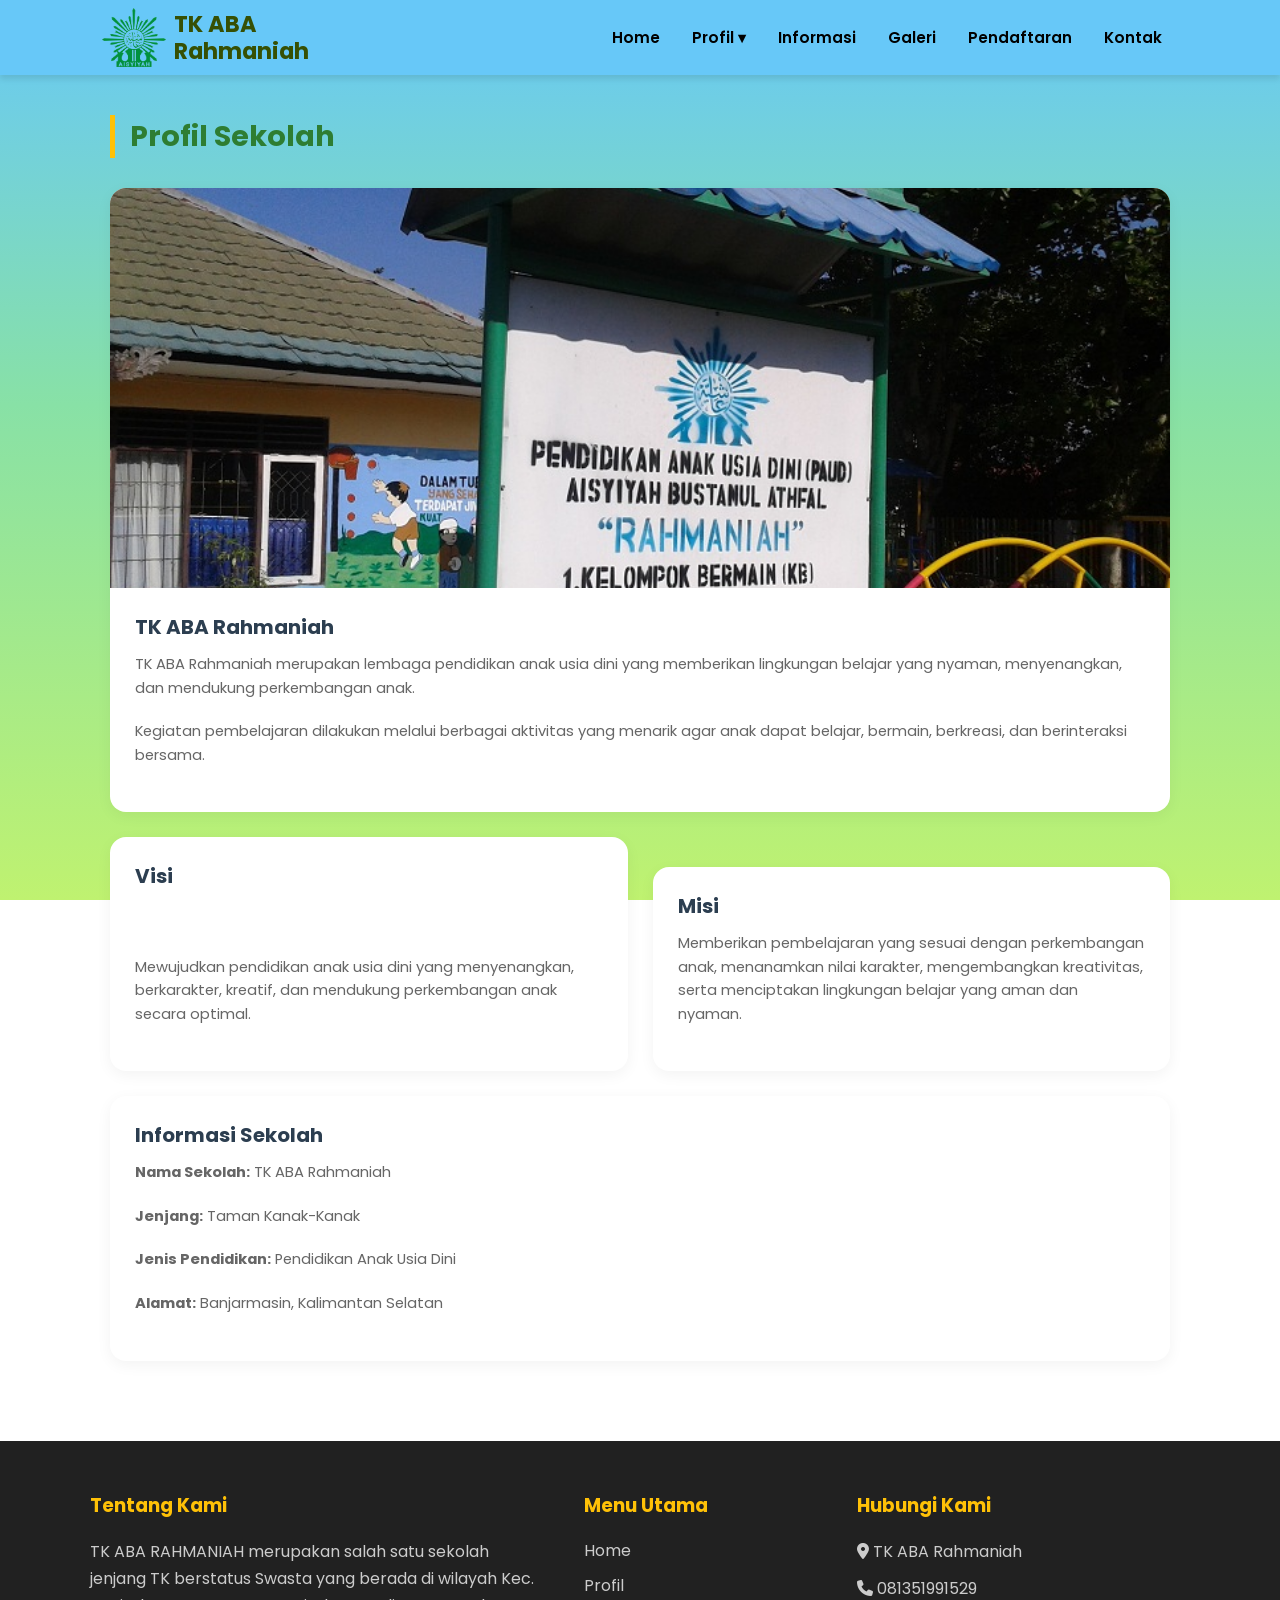
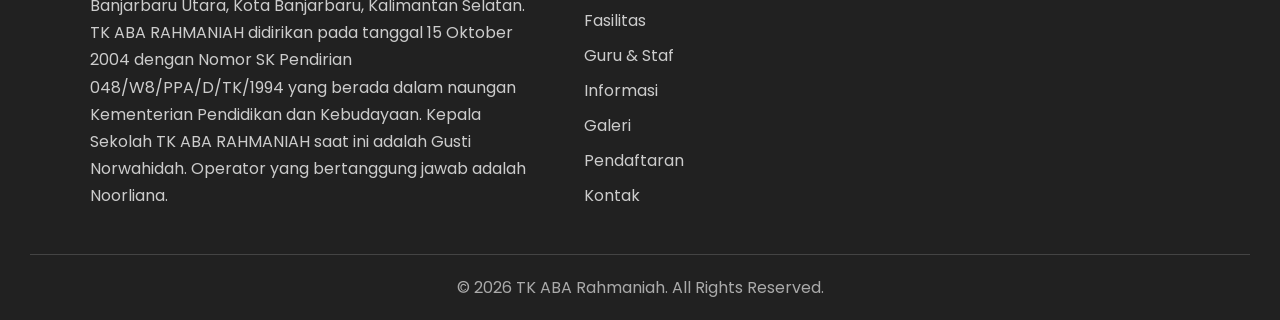
<file: profil.html>
<!DOCTYPE html>
<html lang="id">
<head>
  <meta charset="UTF-8">
  <meta name="viewport" content="width=device-width, initial-scale=1.0">
  <title>Profil Sekolah - TK ABA Rahmaniah</title>
  <link rel="stylesheet" href="style.css">
  <link href="https://fonts.googleapis.com/css2?family=Poppins:wght@300;400;500;600;700&display=swap" rel="stylesheet">
  <link rel="stylesheet" href="https://cdnjs.cloudflare.com/ajax/libs/font-awesome/6.5.2/css/all.min.css">
</head>
<body>

  <nav class="menu_bar">
    <a href="index.html" class="logo-container">
      <img src="aba.png" alt="Logo TK ABA Rahmaniah">
      <span style="line-height: 1.2; display: inline-block;">TK ABA<br>Rahmaniah</span>
    </a>

    <ul>
      <li><a href="index.html">Home</a></li>

      <li class="profil-dropdown">
        <details>
          <summary>Profil ▾</summary>
          <div class="dropdown_menu">
            <a href="profil.html">Profil Sekolah</a>
            <a href="fasilitas.html">Fasilitas</a>
            <a href="guru.html">Guru & Staf</a>
          </div>
        </details>
      </li>

      <li><a href="informasi.html">Informasi</a></li>
      <li><a href="galeri.html">Galeri</a></li>
      <li><a href="pendaftaran.html">Pendaftaran</a></li>
      <li><a href="kontak.html">Kontak</a></li>
    </ul>
  </nav>

  <main class="main-container">
    <h1 class="page-title">Profil Sekolah</h1>

    <div class="article-card">
      <div class="article-thumb" style="height:400px;">
        <img src="foto22.jpg" alt="TK ABA Rahmaniah" style="width:100%; height:100%; object-fit:cover; object-position:center 30%;">
      </div>

      <div class="article-body">
        <h2 class="article-title">TK ABA Rahmaniah</h2>
        <p class="article-desc">
          TK ABA Rahmaniah merupakan lembaga pendidikan anak usia dini
          yang memberikan lingkungan belajar yang nyaman, menyenangkan,
          dan mendukung perkembangan anak.
        </p>
        <p class="article-desc">
          Kegiatan pembelajaran dilakukan melalui berbagai aktivitas
          yang menarik agar anak dapat belajar, bermain, berkreasi,
          dan berinteraksi bersama.
        </p>
      </div>
    </div>

    <div class="masonry-grid" style="margin-top:25px;">
      <div class="article-card">
        <div class="article-body">
          <h2 class="article-title">Visi</h2>
          <p class="article-desc">
            Mewujudkan pendidikan anak usia dini yang menyenangkan,
            berkarakter, kreatif, dan mendukung perkembangan anak
            secara optimal.
          </p>
        </div>
      </div>

      <div class="article-card">
        <div class="article-body">
          <h2 class="article-title">Misi</h2>
          <p class="article-desc">
            Memberikan pembelajaran yang sesuai dengan perkembangan anak,
            menanamkan nilai karakter, mengembangkan kreativitas, serta
            menciptakan lingkungan belajar yang aman dan nyaman.
          </p>
        </div>
      </div>
    </div>

    <div class="article-card" style="margin-top:25px;">
      <div class="article-body">
        <h2 class="article-title">Informasi Sekolah</h2>
        <p class="article-desc"><strong>Nama Sekolah:</strong> TK ABA Rahmaniah</p>
        <p class="article-desc"><strong>Jenjang:</strong> Taman Kanak-Kanak</p>
        <p class="article-desc"><strong>Jenis Pendidikan:</strong> Pendidikan Anak Usia Dini</p>
        <p class="article-desc"><strong>Alamat:</strong> Banjarmasin, Kalimantan Selatan</p>
      </div>
    </div>
  </main>

  <footer>
    <div class="footer-container">
      <div class="footer-column">
        <h3>Tentang Kami</h3>
        <p>
          TK ABA RAHMANIAH merupakan salah satu sekolah jenjang TK berstatus Swasta yang berada di wilayah
          Kec. Banjarbaru Utara, Kota Banjarbaru, Kalimantan Selatan. TK ABA RAHMANIAH didirikan pada tanggal
          15 Oktober 2004 dengan Nomor SK Pendirian 048/W8/PPA/D/TK/1994 yang berada dalam naungan Kementerian
          Pendidikan dan Kebudayaan. Kepala Sekolah TK ABA RAHMANIAH saat ini adalah Gusti Norwahidah.
          Operator yang bertanggung jawab adalah Noorliana.
        </p>
      </div>

      <div class="footer-column">
        <h3>Menu Utama</h3>
        <a href="index.html">Home</a>
        <a href="profil.html">Profil</a>
        <a href="fasilitas.html">Fasilitas</a>
        <a href="guru.html">Guru & Staf</a>
        <a href="informasi.html">Informasi</a>
        <a href="galeri.html">Galeri</a>
        <a href="pendaftaran.html">Pendaftaran</a>
        <a href="kontak.html">Kontak</a>
      </div>

      <div class="footer-column">
        <h3>Hubungi Kami</h3>
        <p><i class="fa-solid fa-location-dot"></i> TK ABA Rahmaniah</p>
        <p><i class="fa-solid fa-phone"></i> 081351991529</p>
      </div>
    </div>

    <div class="footer-bottom">
      <p>&copy; 2026 TK ABA Rahmaniah. All Rights Reserved.</p>
    </div>
  </footer>

</body>
</html>
</file>
<file: style.css>
* {
    margin: 0;
    padding: 0;
    box-sizing: border-box;
    font-family: 'Poppins', sans-serif;
}

html {
    scroll-behavior: smooth;
}

body {
    background: linear-gradient(to bottom, #67C8F8 0%, #88E1A6 45%, #BFF270 100%);
    background-attachment: fixed;
    background-repeat: no-repeat;
    min-height: 100vh;
    color: #333;
}

img {
    max-width: 100%;
    display: block;
}

/* Navbar */
.menu_bar {
    background-color: #67C8F8;
    min-height: 75px;
    display: flex;
    justify-content: space-between;
    align-items: center;
    padding: 0 8%;
    box-shadow: 0 4px 6px rgba(0,0,0,0.1);
    position: sticky;
    top: 0;
    z-index: 1000;
}

.logo-container {
    display: flex;
    align-items: center;
    text-decoration: none;
    color: white;
    font-size: 1.4rem;
    font-weight: 700;
}

.logo-container img {
    width: auto;
    height: 60px;
    object-fit: contain;
    margin-right: 8px;
}

.logo-container span {
    color: #365004;
}

.menu_bar > ul {
    list-style: none;
    display: flex;
}

.menu_bar > ul > li {
    position: relative;
}

.menu_bar > ul > li > a {
    color: black;
    text-decoration: none;
    padding: 25px 16px;
    display: block;
    font-weight: 600;
    font-size: 0.95rem;
    transition: 0.3s;
}

.menu_bar > ul > li > a:hover,
.menu_bar > ul > li > a.active {
    background-color: #15282f;
    color: white;
}

/* Dropdown profil */
.profil-dropdown {
    position: relative;
}

.profil-dropdown details {
    position: relative;
}

.profil-dropdown summary {
    color: black;
    text-decoration: none;
    padding: 25px 16px;
    display: block;
    font-weight: 600;
    font-size: 0.95rem;
    cursor: pointer;
    list-style: none;
    transition: 0.3s;
}

.profil-dropdown summary:hover {
    background-color: #15282f;
    color: white;
}

.profil-dropdown .dropdown_menu {
    display: none;
    position: absolute;
    top: 100%;
    left: 0;
    background-color: white;
    box-shadow: 0 8px 16px rgba(0,0,0,0.15);
    border-radius: 0 0 8px 8px;
    min-width: 190px;
    z-index: 1000;
    overflow: hidden;
}

.profil-dropdown details[open] .dropdown_menu {
    display: block;
}

.profil-dropdown .dropdown_menu a {
    display: block;
    color: #333;
    background-color: white;
    padding: 13px 20px;
    text-decoration: none;
    font-weight: 500;
    white-space: nowrap;
    transition: 0.3s;
}

.profil-dropdown .dropdown_menu a:hover {
    background-color: #E8F5E9;
    color: #2E7D32;
}

.profil-dropdown summary::-webkit-details-marker {
    display: none;
}

/* Button */
.button {
    display: inline-block;
    background-color: #2E7D32;
    color: white;
    text-decoration: none;
    padding: 12px 22px;
    border-radius: 25px;
    font-weight: 600;
    margin-top: 20px;
    transition: 0.3s;
}

.button:hover {
    background-color: #1B5E20;
    transform: translateY(-2px);
}

.section-label {
    color: #2E7D32;
    font-weight: 700;
    font-size: 0.9rem;
    letter-spacing: 1px;
    margin-bottom: 10px;
}

/* Hero */
.hero {
    max-width: 1200px;
    margin: 50px auto;
    padding: 0 30px;
    display: grid;
    grid-template-columns: 1fr 1fr;
    gap: 50px;
    align-items: center;
}

.hero-image img {
    width: 100%;
    height: 420px;
    object-fit: cover;
    border-radius: 20px;
    box-shadow: 0 8px 25px rgba(0,0,0,0.12);
}

.hero-content h1 {
    color: #2C3E50;
    font-size: 2.7rem;
    line-height: 1.3;
    margin-bottom: 20px;
}

.hero-content h1 span {
    display: block;
    color: #2E7D32;
}

.hero-content p:not(.section-label) {
    color: #666;
    line-height: 1.8;
    font-size: 1rem;
}

/* About */
.about {
    max-width: 1100px;
    margin: 90px auto;
    padding: 0 30px;
    display: grid;
    grid-template-columns: 1fr 1fr;
    gap: 50px;
    align-items: center;
}

.about-image img {
    width: 100%;
    height: 350px;
    object-fit: cover;
    border-radius: 20px;
}

.about-content h2 {
    color: #2C3E50;
    font-size: 2rem;
    margin-bottom: 20px;
}

.about-content p:not(.section-label) {
    color: #666;
    line-height: 1.8;
    margin-bottom: 15px;
}

/* Program */
.program {
    background-color: #E8F5E9;
    padding: 80px 30px;
}

.section-heading {
    text-align: center;
    max-width: 700px;
    margin: 0 auto 45px;
}

.section-heading h2 {
    color: #2C3E50;
    font-size: 2rem;
    margin-bottom: 12px;
}

.section-heading p:not(.section-label) {
    color: #666;
    line-height: 1.7;
}

.program-content {
    max-width: 1100px;
    margin: auto;
    display: grid;
    grid-template-columns: 1fr 1fr;
    gap: 40px;
    align-items: center;
}

.program-image img {
    width: 100%;
    height: 400px;
    object-fit: cover;
    border-radius: 20px;
}

.program-list {
    display: flex;
    flex-direction: column;
    gap: 20px;
}

.program-card {
    background-color: white;
    padding: 25px;
    border-radius: 15px;
    display: flex;
    gap: 20px;
    align-items: center;
    box-shadow: 0 4px 15px rgba(0,0,0,0.05);
    transition: 0.3s;
}

.program-card:hover {
    transform: translateY(-5px);
}

.program-icon {
    width: 55px;
    height: 55px;
    min-width: 55px;
    border-radius: 50%;
    background-color: #E8F5E9;
    color: #2E7D32;
    display: flex;
    align-items: center;
    justify-content: center;
    font-size: 22px;
}

.program-card h3 {
    color: #2E7D32;
    margin-bottom: 7px;
}

.program-card p {
    color: #666;
    line-height: 1.6;
    font-size: 0.9rem;
}

/* Gallery (homepage preview) */
.gallery {
    max-width: 1100px;
    margin: 90px auto;
    padding: 0 30px;
    text-align: center;
}

.gallery-grid {
    display: grid;
    grid-template-columns: repeat(4, 1fr);
    gap: 20px;
    margin-bottom: 30px;
}

.gallery-item {
    overflow: hidden;
    border-radius: 15px;
    height: 230px;
}

.gallery-item img {
    width: 100%;
    height: 100%;
    object-fit: cover;
    transition: 0.4s;
}

.gallery-item:hover img {
    transform: scale(1.08);
}

/* Registration CTA */
.registration {
    background-color: #2E7D32;
    margin-top: 50px;
    padding: 70px 30px;
    text-align: center;
}

.registration-content {
    max-width: 700px;
    margin: auto;
}

.registration .section-label {
    color: #FFC107;
}

.registration h2 {
    color: white;
    font-size: 2rem;
    margin-bottom: 15px;
}

.registration p:not(.section-label) {
    color: #E8F5E9;
    line-height: 1.7;
}

.button-white {
    background-color: white;
    color: #2E7D32;
}

.button-white:hover {
    background-color: #FFC107;
    color: #333;
}

/* Informasi / artikel */
.main-container {
    max-width: 1100px;
    margin: 40px auto;
    padding: 0 20px;
}

.page-title {
    margin-bottom: 30px;
    font-size: 1.8rem;
    color: #2E7D32;
    border-left: 5px solid #FFC107;
    padding-left: 15px;
}

.masonry-grid {
    display: grid;
    grid-template-columns: repeat(2, 1fr);
    gap: 25px;
}

.article-card {
    background: white;
    border-radius: 16px;
    overflow: hidden;
    box-shadow: 0 4px 15px rgba(0,0,0,0.05);
    transition: transform 0.3s ease;
    display: flex;
    flex-direction: column;
}

.article-card:hover {
    transform: translateY(-5px);
}

.article-card:nth-child(even) {
    margin-top: 30px;
}

.article-thumb {
    height: 180px;
    display: flex;
    align-items: center;
    justify-content: center;
    color: white;
    overflow: hidden;
}

.article-thumb img {
    width: 100%;
    height: 100%;
    object-fit: cover;
}

.article-body {
    padding: 25px;
    flex: 1;
    display: flex;
    flex-direction: column;
    justify-content: space-between;
}

.article-meta {
    font-size: 0.82rem;
    color: #888;
    margin-bottom: 10px;
    display: flex;
    gap: 12px;
}

.article-title {
    font-size: 1.25rem;
    color: #2C3E50;
    margin-bottom: 12px;
    font-weight: 700;
    line-height: 1.4;
}

.article-title:hover {
    color: #2E7D32;
}

.article-desc {
    font-size: 0.92rem;
    color: #666;
    line-height: 1.6;
    margin-bottom: 20px;
}

.read-more {
    display: inline-block;
    background-color: #E8F5E9;
    color: #2E7D32;
    text-decoration: none;
    font-weight: 600;
    font-size: 0.88rem;
    padding: 8px 16px;
    border-radius: 20px;
    width: fit-content;
    transition: background 0.2s;
}

.read-more:hover {
    background-color: #2E7D32;
    color: white;
}

/* Footer */
footer {
    background-color: #212121;
    color: #fff;
    padding: 50px 30px 20px;
    margin-top: 80px;
}

.footer-container {
    max-width: 1100px;
    margin: auto;
    display: grid;
    grid-template-columns: 2fr 1fr 1.5fr;
    gap: 50px;
}

.footer-column h3 {
    color: #FFC107;
    margin-bottom: 18px;
}

.footer-column p {
    color: #ccc;
    line-height: 1.7;
    margin-bottom: 10px;
}

.footer-column a {
    display: block;
    color: #ccc;
    text-decoration: none;
    margin-bottom: 10px;
    transition: 0.3s;
}

.footer-column a:hover {
    color: #FFC107;
}

.footer-bottom {
    border-top: 1px solid #444;
    margin-top: 35px;
    padding-top: 20px;
    text-align: center;
    color: #aaa;
}

/* Responsive / HP */
@media (max-width: 768px) {
    .menu_bar {
        flex-direction: column;
        height: auto;
        padding: 15px;
    }

    .logo-container {
        margin-bottom: 10px;
    }

    .menu_bar > ul {
        flex-wrap: wrap;
        justify-content: center;
        margin-top: 10px;
    }

    .menu_bar > ul > li > a {
        padding: 12px 8px;
        font-size: 0.8rem;
    }

    .profil-dropdown summary {
        padding: 12px 8px;
        font-size: 0.8rem;
    }

    .profil-dropdown .dropdown_menu {
        left: 50%;
        transform: translateX(-50%);
        min-width: 180px;
    }

    .hero {
        grid-template-columns: 1fr;
        margin: 35px auto;
        gap: 30px;
    }

    .hero-image img {
        height: 280px;
    }

    .hero-content h1 {
        font-size: 2rem;
    }

    .about {
        grid-template-columns: 1fr;
        margin: 60px auto;
        gap: 30px;
    }

    .about-image img {
        height: 280px;
    }

    .program-content {
        grid-template-columns: 1fr;
    }

    .program-image img {
        height: 280px;
    }

    .gallery-grid {
        grid-template-columns: repeat(2, 1fr);
        gap: 12px;
    }

    .gallery-item {
        height: 170px;
    }

    .masonry-grid {
        grid-template-columns: 1fr;
    }

    .article-card:nth-child(even) {
        margin-top: 0;
    }

    .footer-container {
        grid-template-columns: 1fr;
        gap: 30px;
    }

    footer {
        text-align: center;
    }
}

/* Halaman fasilitas */
.facility-page {
    max-width: 1100px;
    margin: 50px auto;
    padding: 0 25px;
}

.facility-header {
    text-align: center;
    max-width: 750px;
    margin: 0 auto 35px;
}

.facility-header h1 {
    color: #2C3E50;
    font-size: 2.3rem;
    margin-bottom: 15px;
}

.facility-header p:not(.section-label) {
    color: #666;
    line-height: 1.8;
}

.section-label {
    color: #2E7D32;
    font-size: 0.85rem;
    font-weight: 700;
    letter-spacing: 1px;
    margin-bottom: 8px;
}

.facility-total {
    width: 220px;
    margin: 0 auto 30px;
    background-color: white;
    padding: 20px;
    border-radius: 15px;
    box-shadow: 0 4px 15px rgba(0,0,0,0.06);
    display: flex;
    align-items: center;
    justify-content: center;
    gap: 15px;
}

.total-icon {
    width: 50px;
    height: 50px;
    border-radius: 50%;
    background-color: #E8F5E9;
    color: #2E7D32;
    display: flex;
    align-items: center;
    justify-content: center;
    font-size: 22px;
}

.facility-total strong {
    display: block;
    color: #2E7D32;
    font-size: 1.5rem;
}

.facility-total span {
    color: #777;
    font-size: 0.9rem;
}

.facility-category {
    display: flex;
    justify-content: center;
    flex-wrap: wrap;
    gap: 10px;
    margin-bottom: 40px;
}

.facility-category span {
    background-color: white;
    color: #555;
    padding: 9px 18px;
    border-radius: 20px;
    font-size: 0.9rem;
    border: 1px solid #ddd;
}

.facility-category .category-active {
    background-color: #2E7D32;
    color: white;
    border-color: #2E7D32;
}

.facility-grid {
    display: grid;
    grid-template-columns: repeat(2, 1fr);
    gap: 25px;
}

.facility-card {
    background-color: white;
    border-radius: 16px;
    overflow: hidden;
    box-shadow: 0 4px 15px rgba(0,0,0,0.06);
    transition: 0.3s;
}

.facility-card:hover {
    transform: translateY(-5px);
}

.facility-image {
    height: 210px;
    overflow: hidden;
}

.facility-image img {
    width: 100%;
    height: 100%;
    object-fit: cover;
    transition: 0.4s;
}

.facility-card:hover .facility-image img {
    transform: scale(1.05);
}

.facility-content {
    padding: 22px;
}

.facility-type {
    display: inline-block;
    color: #2E7D32;
    background-color: #E8F5E9;
    padding: 5px 12px;
    border-radius: 15px;
    font-size: 0.75rem;
    font-weight: 600;
    margin-bottom: 10px;
}

.facility-content h2 {
    color: #2C3E50;
    font-size: 1.2rem;
    margin-bottom: 10px;
}

.facility-content p {
    color: #666;
    font-size: 0.9rem;
    line-height: 1.7;
    margin-bottom: 18px;
}

.facility-detail {
    display: inline-flex;
    align-items: center;
    gap: 8px;
    color: #2E7D32;
    background-color: #E8F5E9;
    padding: 8px 15px;
    border-radius: 20px;
    text-decoration: none;
    font-size: 0.85rem;
    font-weight: 600;
}

.facility-detail:hover {
    background-color: #2E7D32;
    color: white;
}

@media (max-width: 900px) {
    .facility-grid {
        grid-template-columns: repeat(2, 1fr);
    }
}

@media (max-width: 768px) {
    .facility-page {
        margin: 35px auto;
    }

    .facility-header h1 {
        font-size: 1.8rem;
    }

    .facility-grid {
        grid-template-columns: 1fr;
    }

    .facility-image {
        height: 230px;
    }
}

/* Halaman guru & staf */
.teacher-page {
    max-width: 1100px;
    margin: 50px auto;
    padding: 0 25px;
}

.teacher-header {
    text-align: center;
    max-width: 750px;
    margin: 0 auto 40px;
}

.teacher-header h1 {
    color: #2C3E50;
    font-size: 2.3rem;
    margin-bottom: 15px;
}

.teacher-header p:not(.section-label) {
    color: #666;
    line-height: 1.8;
}

.teacher-grid {
    display: grid;
    grid-template-columns: repeat(3, 1fr);
    gap: 25px;
}

.teacher-card {
    background-color: white;
    border-radius: 16px;
    overflow: hidden;
    box-shadow: 0 4px 15px rgba(0,0,0,0.06);
    transition: 0.3s;
}

.teacher-card:hover {
    transform: translateY(-5px);
}

.teacher-image {
    width: 100%;
    height: 250px;
    overflow: hidden;
}

.teacher-image img {
    width: 100%;
    height: 100%;
    object-fit: cover;
}

.teacher-content {
    padding: 22px;
}

.teacher-content h2 {
    color: #2C3E50;
    font-size: 1.15rem;
    margin-bottom: 8px;
}

.teacher-content p {
    color: #2E7D32;
    font-size: 0.9rem;
    margin: 0;
    line-height: 1.6;
}

@media (max-width: 900px) {
    .teacher-grid {
        grid-template-columns: repeat(2, 1fr);
    }
}

@media (max-width: 768px) {
    .teacher-page {
        margin: 35px auto;
    }

    .teacher-header h1 {
        font-size: 1.8rem;
    }

    .teacher-grid {
        grid-template-columns: 1fr;
    }

    .teacher-image {
        height: 280px;
    }
}

/* Halaman kontak */
.contact-page {
    background-color: #FAFAFA;
}

.contact-section {
    padding: 60px 20px;
}

.contact-container {
    max-width: 1100px;
    margin: 0 auto;
    display: flex;
    gap: 60px;
    align-items: flex-start;
}

.contact-info {
    flex: 1;
    padding-top: 20px;
}

.contact-info .subtitle {
    color: #F59E0B;
    font-size: 0.9rem;
    font-weight: 600;
    letter-spacing: 2px;
    text-transform: uppercase;
    display: block;
    margin-bottom: 10px;
}

.contact-info h2 {
    color: #1E293B;
    font-size: 2.5rem;
    margin-bottom: 15px;
    font-weight: 700;
}

.contact-info .desc {
    color: #64748B;
    margin-bottom: 40px;
    line-height: 1.6;
    font-size: 1.05rem;
}

.info-list {
    display: flex;
    flex-direction: column;
    gap: 25px;
}

.info-item .label {
    color: #94A3B8;
    font-size: 0.75rem;
    font-weight: 600;
    letter-spacing: 1.5px;
    text-transform: uppercase;
    display: block;
    margin-bottom: 5px;
}

.info-item p {
    color: #0F172A;
    font-size: 1.05rem;
    font-weight: 500;
}

.contact-form-card {
    flex: 1;
    background-color: #FFFFFF;
    border-radius: 20px;
    padding: 40px;
    box-shadow: 0 10px 30px rgba(0, 0, 0, 0.05);
}

.contact-form-card h3 {
    color: #1E293B;
    font-size: 1.5rem;
    margin-bottom: 25px;
    font-weight: 700;
}

.form-group {
    margin-bottom: 20px;
}

.form-group label {
    display: block;
    color: #475569;
    font-size: 0.95rem;
    margin-bottom: 8px;
    font-weight: 500;
}

.form-group input,
.form-group textarea {
    width: 100%;
    padding: 12px 15px;
    border: 1px solid #CBD5E1;
    border-radius: 10px;
    font-size: 1rem;
    color: #333;
    outline: none;
    transition: border-color 0.3s;
    font-family: 'Poppins', sans-serif;
}

.form-group input:focus,
.form-group textarea:focus {
    border-color: #8B5CF6;
}

.btn-whatsapp {
    width: 100%;
    background-color: #8B5CF6;
    color: #FFFFFF;
    padding: 15px;
    border: none;
    border-radius: 30px;
    font-size: 1rem;
    font-weight: 600;
    cursor: pointer;
    margin-top: 10px;
    transition: background-color 0.3s, transform 0.2s;
}

.btn-whatsapp:hover {
    background-color: #7C3AED;
    transform: translateY(-2px);
}

@media (max-width: 900px) {
    .contact-container {
        flex-direction: column;
        gap: 40px;
    }

    .contact-form-card {
        width: 100%;
        padding: 30px 20px;
    }

    .contact-info h2 {
        font-size: 2rem;
    }
}

/* Hero banner galeri */
.gallery-hero {
    position: relative;
    width: 100%;
    height: 400px;
    background-image: url('bg.png');
    background-size: cover;
    background-position: center;
    display: flex;
    align-items: center;
    justify-content: center;
}

.hero-overlay {
    position: absolute;
    top: 0;
    left: 0;
    width: 100%;
    height: 100%;
    background-color: rgba(0, 0, 0, 0.3);
}

.gallery-hero h1 {
    position: relative;
    z-index: 10;
    color: white;
    font-size: 4.5rem;
    font-family: 'Fredoka', sans-serif;
    letter-spacing: 2px;
    text-shadow: 2px 4px 6px rgba(0,0,0,0.3);
}

.custom-shape-divider-bottom {
    position: absolute;
    bottom: -1px;
    left: 0;
    width: 100%;
    overflow: hidden;
    line-height: 0;
    transform: rotate(180deg);
}

.custom-shape-divider-bottom svg {
    position: relative;
    display: block;
    width: calc(100% + 1.3px);
    height: 40px;
}

.custom-shape-divider-bottom .shape-fill {
    fill: #ffffff;
}

/* Konten galeri */
.gallery-container {
    max-width: 1200px;
    margin: 40px auto 80px;
    padding: 0 20px;
}

.filter-menu {
    display: flex;
    justify-content: center;
    list-style: none;
    gap: 40px;
    margin-bottom: 40px;
}

.filter-menu li a {
    text-decoration: none;
    color: #333;
    font-weight: 600;
    font-size: 1.1rem;
    transition: color 0.3s ease;
}

.filter-menu li a.active,
.filter-menu li a:hover {
    color: #03A9F4;
}

.gallery-grid {
    display: grid;
    grid-template-columns: repeat(4, 1fr);
    gap: 20px;
}

.gallery-item {
    border-radius: 12px;
    overflow: hidden;
    box-shadow: 0 4px 10px rgba(0,0,0,0.1);
    transition: transform 0.3s ease;
    height: 220px;
}

.gallery-item:hover {
    transform: translateY(-5px);
}

.gallery-item img {
    width: 100%;
    height: 100%;
    object-fit: cover;
    display: block;
}

@media (max-width: 992px) {
    .gallery-grid {
        grid-template-columns: repeat(2, 1fr);
    }
}

@media (max-width: 600px) {
    .gallery-hero h1 {
        font-size: 3rem;
    }

    .filter-menu {
        gap: 20px;
        flex-wrap: wrap;
    }

    .gallery-grid {
        grid-template-columns: 1fr;
    }
}

.logo-img {
    height: 40px;
}

.logo {
    color: white;
    font-size: 1.2rem;
    margin: 0;
}

.logo span {
    color: #ffc107;
}

.menu_bar nav ul {
    list-style-type: none;
    display: flex;
    gap: 25px;
    align-items: center;
    margin: 0;
    padding: 0;
}

.menu_bar nav ul li {
    position: relative;
}

.menu_bar nav ul li a {
    color: white;
    text-decoration: none;
    font-weight: 500;
    font-size: 0.95rem;
    transition: color 0.2s;
}

.menu_bar nav ul li a:hover,
.menu_bar nav ul li a.active {
    color: #ffc107;
}

.menu_bar .dropdown_menu {
    display: none;
    position: absolute;
    top: 100%;
    left: 0;
    background-color: white;
    box-shadow: 0px 4px 6px rgba(0,0,0,0.1);
    padding: 10px 0;
    min-width: 160px;
    border-radius: 5px;
    z-index: 100;
}

.menu_bar .dropdown_menu ul {
    flex-direction: column;
    align-items: flex-start;
    gap: 0;
}

.menu_bar .dropdown_menu ul li {
    width: 100%;
}

.menu_bar .dropdown_menu ul li a {
    color: #333;
    padding: 8px 15px;
    display: block;
    width: 100%;
}

.menu_bar .dropdown_menu ul li a:hover {
    background-color: #f1f1f1;
    color: #2e7d32;
}

.menu_bar nav ul li:hover .dropdown_menu {
    display: block;
}

/* Halaman pendaftaran */
.pendaftaran-page {
    background: linear-gradient(135deg, #f5f7fa 0%, #e4e8f0 100%);
    font-family: 'Poppins', sans-serif;
    color: #1a202c;
    margin: 0;
}

.spmb-section {
    max-width: 1100px;
    margin: 40px auto;
    padding: 0 20px;
}

.spmb-hero {
    text-align: center;
    margin-bottom: 50px;
}

.spmb-hero h1 {
    font-size: 2.2rem;
    color: #1e1b4b;
    margin-bottom: 15px;
}

.spmb-hero p {
    color: #4a5568;
    max-width: 800px;
    margin: 0 auto 25px auto;
    line-height: 1.6;
}

.hero-buttons {
    display: flex;
    justify-content: center;
    gap: 15px;
}

.btn-primary {
    background-color: #7c3aed;
    color: white;
    padding: 12px 24px;
    border-radius: 30px;
    text-decoration: none;
    font-weight: 500;
    box-shadow: 0 4px 10px rgba(124, 58, 237, 0.3);
}

.btn-secondary {
    background-color: transparent;
    color: #4a5568;
    border: 1px solid #cbd5e1;
    padding: 12px 24px;
    border-radius: 30px;
    text-decoration: none;
    font-weight: 500;
}

.spmb-block {
    margin-bottom: 40px;
}

.spmb-block h2 {
    font-size: 1.6rem;
    color: #1e1b4b;
    margin-bottom: 20px;
}

.grid-3 {
    display: grid;
    grid-template-columns: repeat(auto-fit, minmax(300px, 1fr));
    gap: 20px;
}

.grid-2 {
    display: grid;
    grid-template-columns: repeat(auto-fit, minmax(450px, 1fr));
    gap: 20px;
}

.spmb-card {
    background: white;
    padding: 25px;
    border-radius: 20px;
    box-shadow: 0 4px 20px rgba(0, 0, 0, 0.03);
}

.card-tag {
    font-size: 0.75rem;
    font-weight: 600;
    color: #64748b;
    letter-spacing: 0.5px;
    display: block;
    margin-bottom: 8px;
}

.spmb-card h3 {
    font-size: 1.15rem;
    color: #1e1b4b;
    margin: 0;
}

.quota {
    margin-top: 10px;
    color: #475569;
    font-size: 0.95rem;
}

.location-card {
    display: flex;
    align-items: center;
    gap: 20px;
}

.loc-icon {
    background: #ede9fe;
    color: #7c3aed;
    width: 45px;
    height: 45px;
    display: flex;
    align-items: center;
    justify-content: center;
    border-radius: 50%;
    font-size: 1.2rem;
}

.wide-card {
    width: 100%;
}

.check-list, .steps-list {
    padding-left: 20px;
    color: #334155;
    line-height: 1.8;
}

.check-list {
    display: grid;
    grid-template-columns: repeat(auto-fit, minmax(300px, 1fr));
    gap: 10px;
}

.spmb-cta-card {
    background: white;
    padding: 40px;
    border-radius: 20px;
    text-align: center;
    box-shadow: 0 4px 20px rgba(0, 0, 0, 0.03);
    margin-top: 50px;
}

.spmb-cta-card h3 {
    color: #1e1b4b;
    font-size: 1.5rem;
    margin-bottom: 10px;
}

.spmb-cta-card p {
    color: #64748b;
    margin-bottom: 25px;
}
</file>
